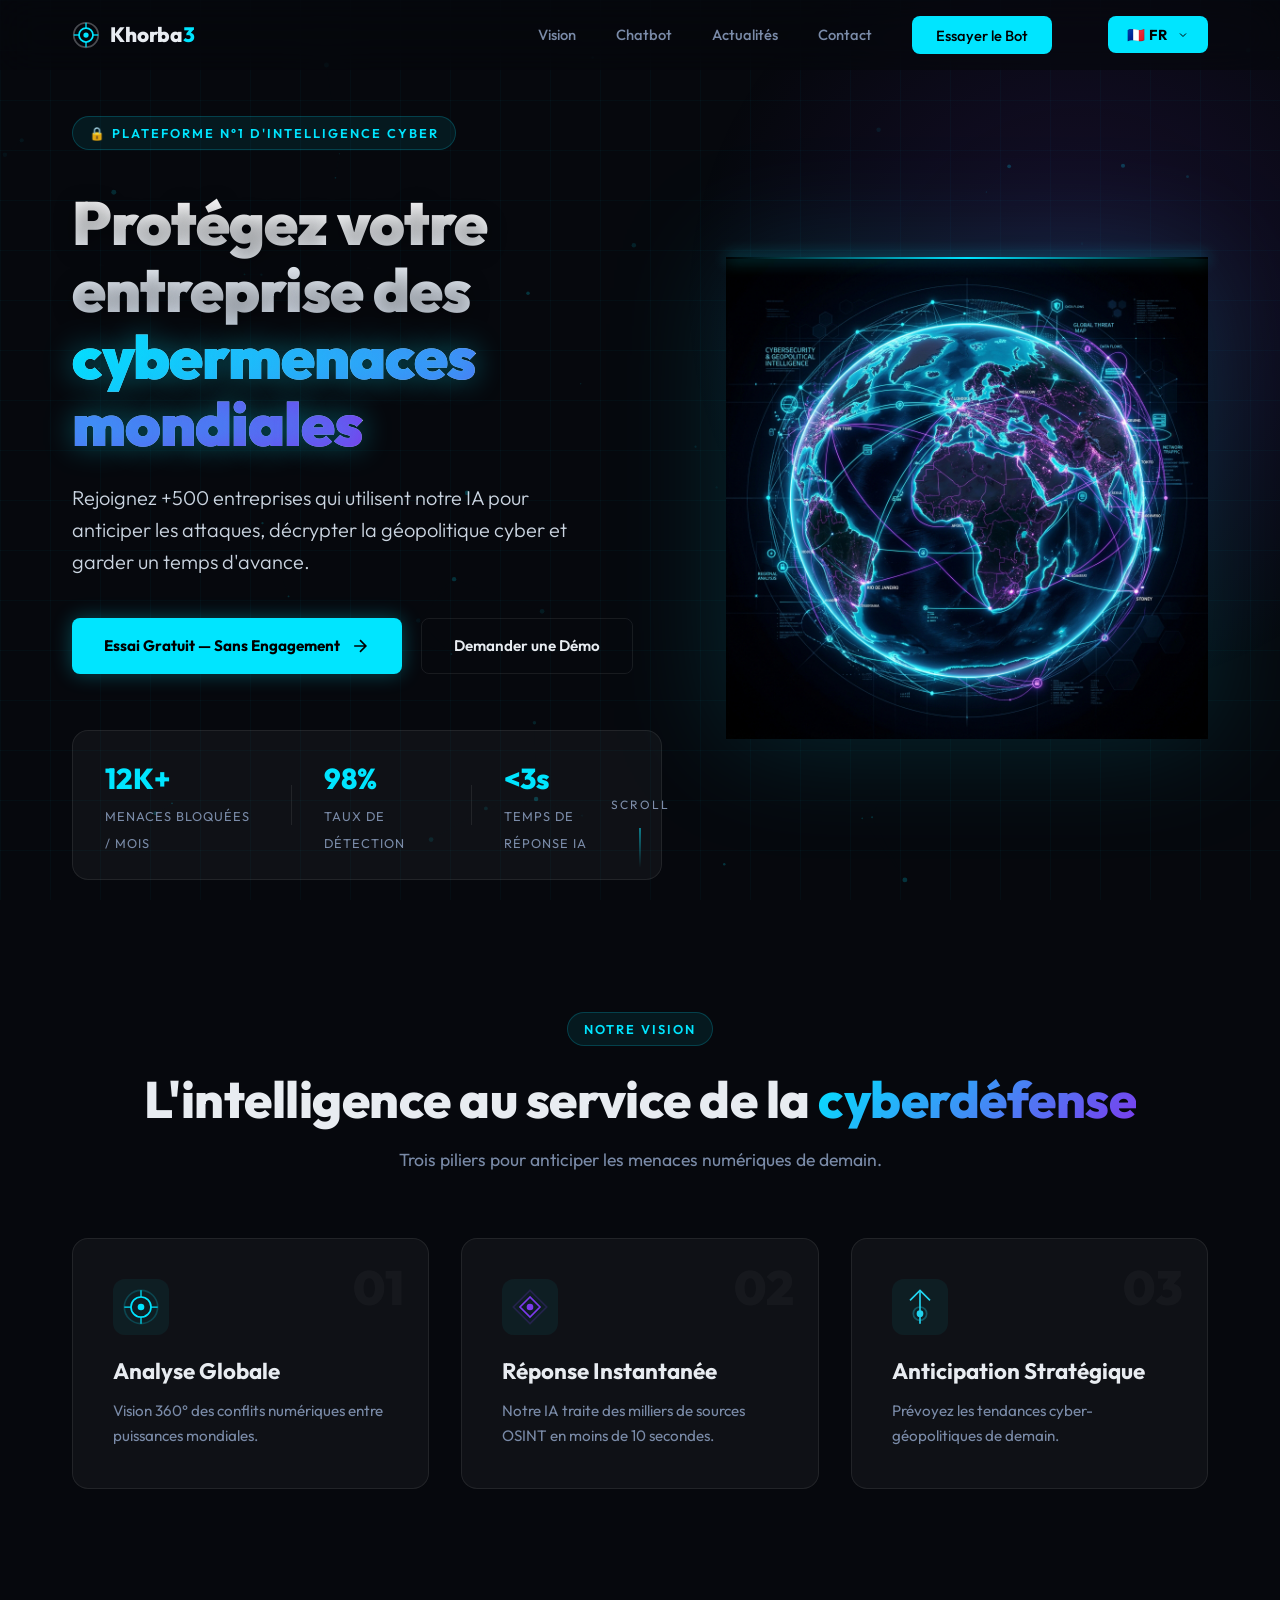
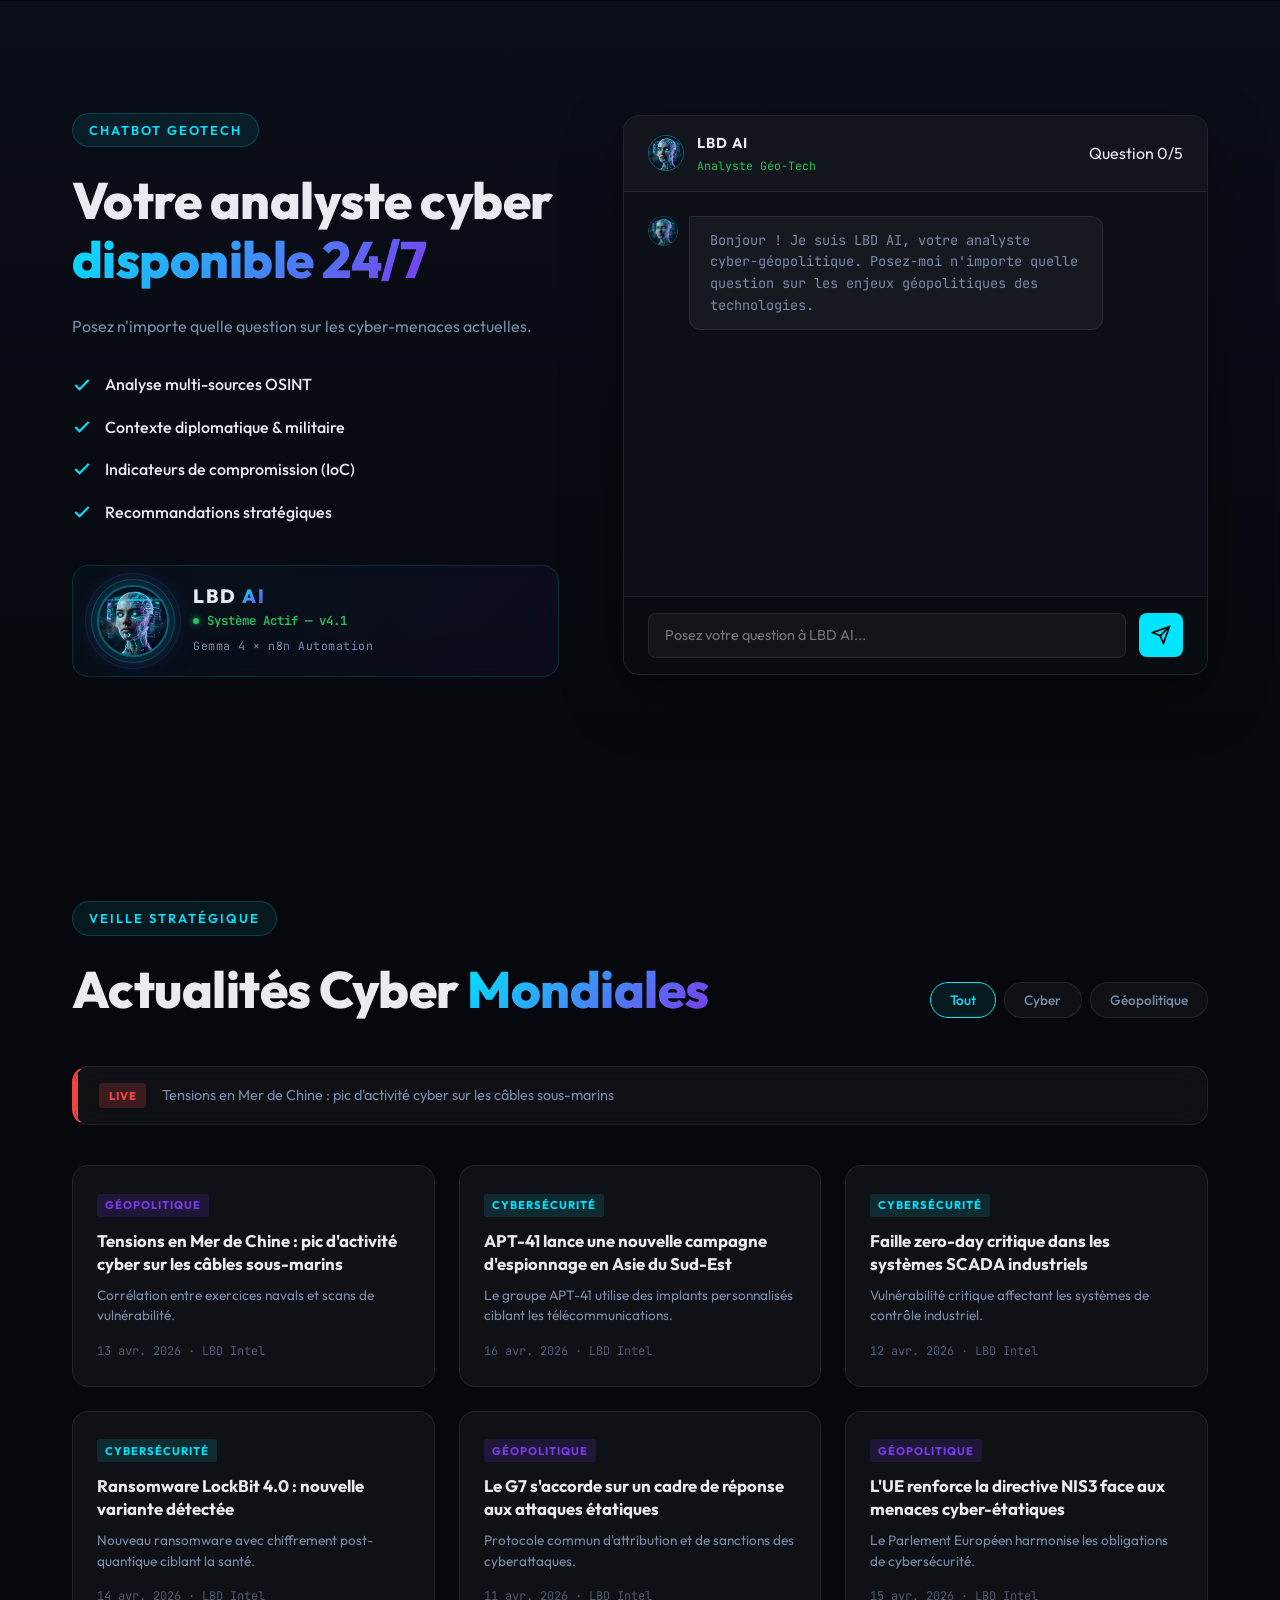
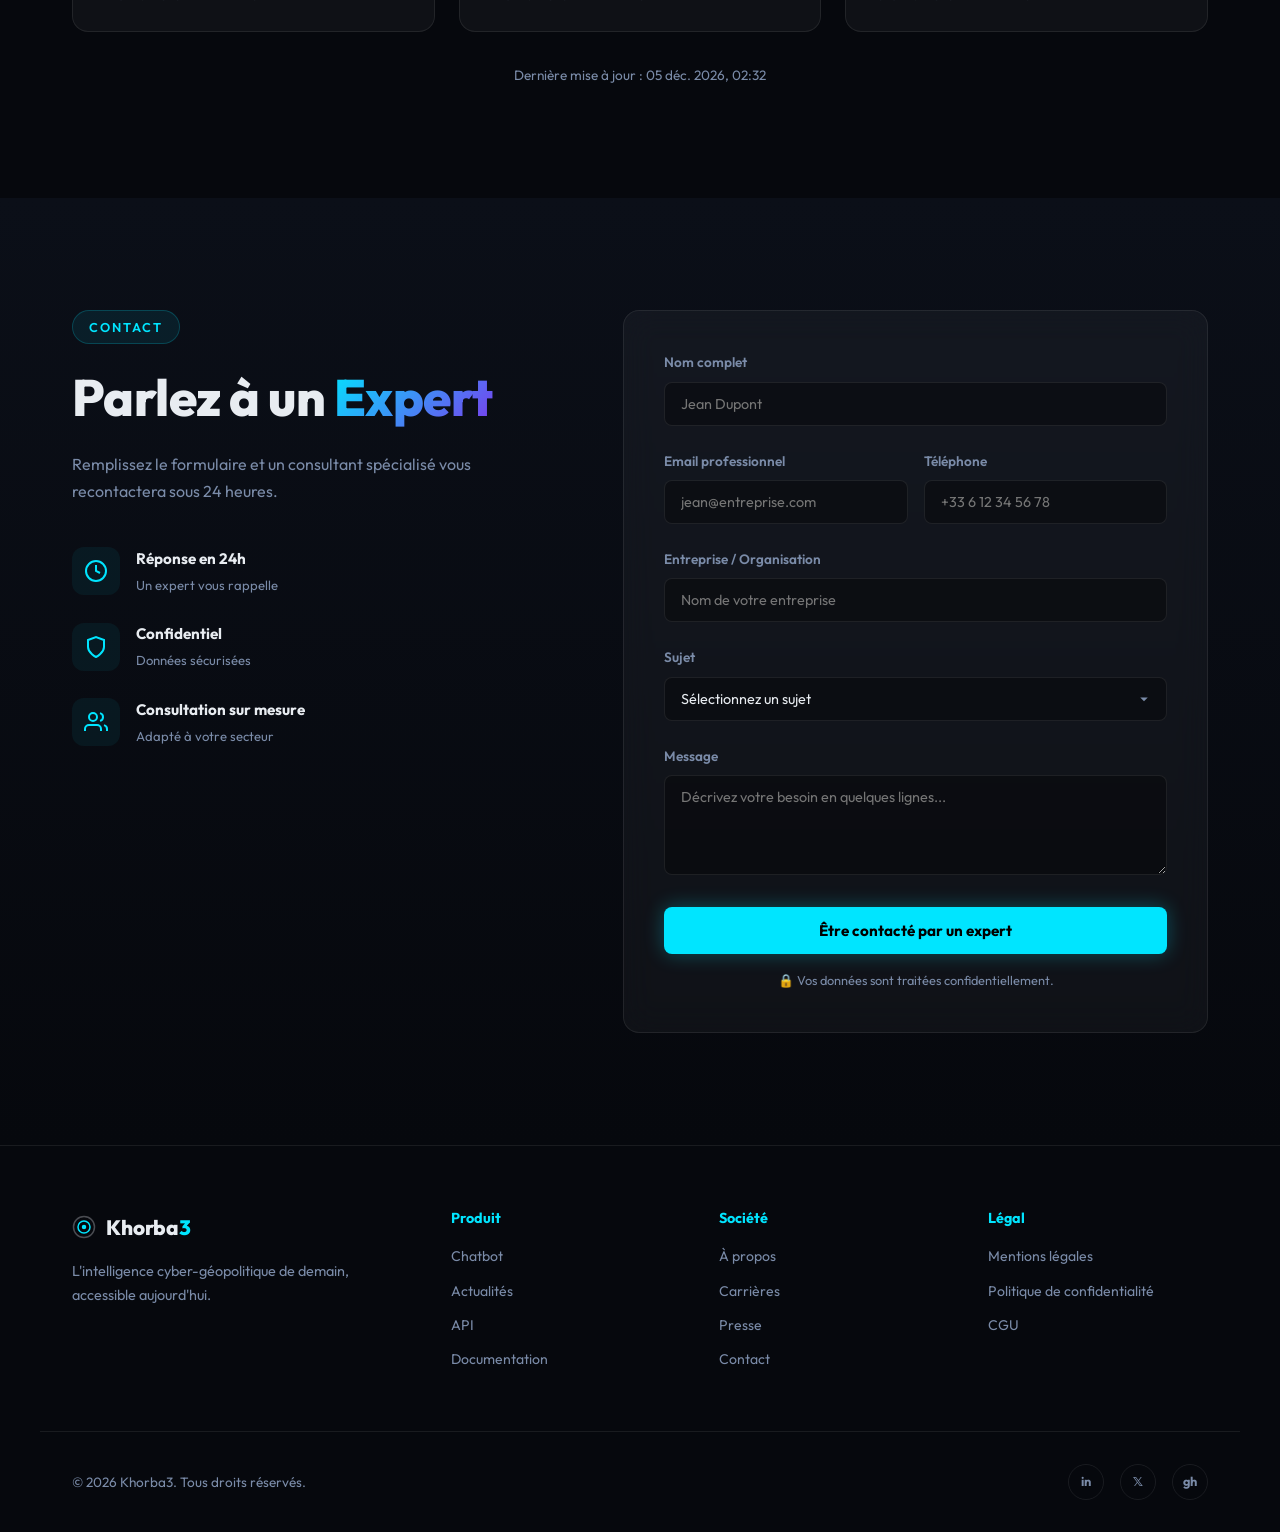
<file: index.html>
<!DOCTYPE html>
<html lang="fr">
<head>
    <meta charset="UTF-8">
    <meta name="viewport" content="width=device-width, initial-scale=1.0">
    <title data-i18n="doc_title">Khorba3 | Intelligence Géopolitique & Cybersécurité</title>
    <meta name="description" content="LBD AI décrypte les enjeux géopolitiques de la cybersécurité mondiale. Chatbot IA, actualités en temps réel, et consulting stratégique." data-i18n-attr="content:doc_desc">
    <link rel="stylesheet" href="style.css">
    <link rel="preconnect" href="https://fonts.googleapis.com">
    <link rel="preconnect" href="https://fonts.gstatic.com" crossorigin>
    <link href="https://fonts.googleapis.com/css2?family=Outfit:wght@300;400;500;600;700;800;900&family=JetBrains+Mono:wght@400;500;700&display=swap" rel="stylesheet">
</head>
<body>

    <canvas id="particle-canvas"></canvas>

    <header id="main-header">
        <nav class="container">
            <a href="#" class="logo">
                <svg class="logo-icon" viewBox="0 0 32 32" width="28" height="28">
                    <circle cx="16" cy="16" r="14" stroke="currentColor" stroke-width="2" fill="none" opacity="0.3"/>
                    <circle cx="16" cy="16" r="8" stroke="var(--primary)" stroke-width="2" fill="none"/>
                    <circle cx="16" cy="16" r="3" fill="var(--primary)"/>
                    <line x1="16" y1="2" x2="16" y2="8" stroke="var(--primary)" stroke-width="1.5"/>
                    <line x1="16" y1="24" x2="16" y2="30" stroke="var(--primary)" stroke-width="1.5"/>
                    <line x1="2" y1="16" x2="8" y2="16" stroke="var(--primary)" stroke-width="1.5"/>
                    <line x1="24" y1="16" x2="30" y2="16" stroke="var(--primary)" stroke-width="1.5"/>
                </svg>
                <span class="logo-text">Khorba<span class="accent">3</span></span>
            </a>
            <ul class="nav-links" id="nav-links">
                <li><a href="#vision" data-i18n="nav_vision">Vision</a></li>
                <li><a href="#chatbot" data-i18n="nav_chatbot">Chatbot</a></li>
                <li><a href="#actualites" data-i18n="nav_actualites">Actualités</a></li>
                <li><a href="#contact" data-i18n="nav_contact">Contact</a></li>
                <li><a href="#chatbot" class="btn-nav" data-i18n="nav_try_bot">Essayer le Bot</a></li>
                <li class="lang-switcher">
                    <button class="lang-btn" id="lang-btn">
                        <span class="lang-text" id="current-lang-text">🇫🇷 FR</span>
                        <svg width="12" height="12" viewBox="0 0 24 24" fill="none" stroke="currentColor" stroke-width="2"><path d="M6 9l6 6 6-6"/></svg>
                    </button>
                    <div class="lang-dropdown" id="lang-dropdown">
                        <button class="lang-opt" data-lang="fr"><span>🇫🇷</span> Français</button>
                        <button class="lang-opt" data-lang="en"><span>🇬🇧</span> English</button>
                        <button class="lang-opt" data-lang="es"><span>🇪🇸</span> Español</button>
                        <button class="lang-opt" data-lang="ru"><span>🇷🇺</span> Русский</button>
                    </div>
                </li>
            </ul>
            <button class="hamburger" id="hamburger" aria-label="Menu">
                <span></span><span></span><span></span>
            </button>
        </nav>
    </header>

    <main>
        <!-- Hero -->
        <section id="hero">
            <div class="hero-bg-glow"></div>
            <div class="container hero-grid">
                <div class="hero-content">
                    <div class="badge reveal" data-i18n="hero_badge">🔒 Plateforme N°1 d'Intelligence Cyber</div>
                    <h1 class="reveal reveal-delay-1" data-i18n="hero_title">
                        Protégez votre entreprise des <span class="gradient-text">cybermenaces mondiales</span>
                    </h1>
                    <p class="subtitle reveal reveal-delay-2" data-i18n="hero_subtitle">
                        Rejoignez +500 entreprises qui utilisent notre IA pour anticiper les attaques, décrypter la géopolitique cyber et garder un temps d'avance.
                    </p>
                    <div class="hero-cta reveal reveal-delay-3">
                        <a href="#chatbot" class="btn-glow">
                            <span data-i18n="hero_btn_start">Essai Gratuit — Sans Engagement</span>
                            <svg width="20" height="20" viewBox="0 0 24 24" fill="none" stroke="currentColor" stroke-width="2"><path d="M5 12h14M12 5l7 7-7 7"/></svg>
                        </a>
                        <a href="#contact" class="btn-outline" data-i18n="hero_btn_expert">Demander une Démo</a>
                    </div>
                    <div class="hero-stats reveal reveal-delay-3">
                        <div class="stat">
                            <strong>12K+</strong>
                            <span data-i18n="hero_stat_threats">Menaces bloquées / mois</span>
                        </div>
                        <div class="stat-divider"></div>
                        <div class="stat">
                            <strong>98%</strong>
                            <span data-i18n="hero_stat_countries">Taux de détection</span>
                        </div>
                        <div class="stat-divider"></div>
                        <div class="stat">
                            <strong>&lt;3s</strong>
                            <span data-i18n="hero_stat_monitoring">Temps de réponse IA</span>
                        </div>
                    </div>
                </div>
                <div class="hero-visual reveal reveal-delay-2">
                    <div class="globe-container">
                        <img src="tech_globe.png" alt="Globe Cyber Géopolitique" class="hero-img">
                        <div class="pulse-ring"></div>
                        <div class="pulse-ring delay-1"></div>
                        <div class="pulse-ring delay-2"></div>
                    </div>
                </div>
            </div>
            <div class="scroll-indicator">
                <span>Scroll</span>
                <div class="scroll-line"></div>
            </div>
        </section>

        <!-- Vision -->
        <section id="vision" class="section">
            <div class="container">
                <div class="section-header-center reveal">
                    <div class="badge" data-i18n="vision_badge">Notre Vision</div>
                    <h2 data-i18n="vision_title">L'intelligence au service de la <span class="gradient-text">cyberdéfense</span></h2>
                    <p class="section-subtitle" data-i18n="vision_subtitle">Trois piliers pour anticiper les menaces numériques de demain.</p>
                </div>
                <div class="features-grid">
                    <div class="feature-card reveal">
                        <div class="feature-icon">
                            <svg viewBox="0 0 48 48" width="40" height="40"><circle cx="24" cy="24" r="20" stroke="var(--primary)" stroke-width="2" fill="none" opacity="0.2"/><circle cx="24" cy="24" r="12" stroke="var(--primary)" stroke-width="2" fill="none"/><circle cx="24" cy="24" r="4" fill="var(--primary)"/><path d="M24 4v8M24 36v8M4 24h8M36 24h8" stroke="var(--primary)" stroke-width="1.5"/></svg>
                        </div>
                        <h3 data-i18n="feat1_title">Analyse Globale</h3>
                        <p data-i18n="feat1_desc">Vision 360° des conflits numériques entre puissances mondiales. Cartographie des groupes APT et de leurs affiliations étatiques.</p>
                        <div class="feature-number">01</div>
                    </div>
                    <div class="feature-card reveal reveal-delay-1">
                        <div class="feature-icon">
                            <svg viewBox="0 0 48 48" width="40" height="40"><path d="M24 4L4 24l20 20 20-20L24 4z" stroke="var(--accent)" stroke-width="2" fill="none" opacity="0.2"/><path d="M24 12l-12 12 12 12 12-12-12-12z" stroke="var(--accent)" stroke-width="2" fill="none"/><circle cx="24" cy="24" r="4" fill="var(--accent)"/></svg>
                        </div>
                        <h3 data-i18n="feat2_title">Réponse Instantanée</h3>
                        <p data-i18n="feat2_desc">Notre IA traite des milliers de sources OSINT pour fournir des analyses contextuelles en moins de 10 secondes.</p>
                        <div class="feature-number">02</div>
                    </div>
                    <div class="feature-card reveal reveal-delay-2">
                        <div class="feature-icon">
                            <svg viewBox="0 0 48 48" width="40" height="40"><path d="M24 4v40" stroke="var(--green)" stroke-width="2"/><path d="M12 16l12-12 12 12" stroke="var(--green)" stroke-width="2" fill="none"/><circle cx="24" cy="32" r="8" stroke="var(--green)" stroke-width="2" fill="none" opacity="0.3"/><circle cx="24" cy="32" r="4" fill="var(--green)"/></svg>
                        </div>
                        <h3 data-i18n="feat3_title">Anticipation Stratégique</h3>
                        <p data-i18n="feat3_desc">Prévoyez les tendances cyber-géopolitiques de demain grâce à notre moteur de prédiction alimenté par l'IA.</p>
                        <div class="feature-number">03</div>
                    </div>
                </div>
            </div>
        </section>

        <!-- Chatbot Section -->
        <section id="chatbot" class="section section-accent">
            <div class="container">
                <div class="chat-layout">
                    <div class="chat-info reveal">
                        <div class="badge" data-i18n="chat_badge">Chatbot GeoTech</div>
                        <h2 data-i18n="chat_title">Votre analyste cyber <span class="gradient-text">disponible 24/7</span></h2>
                        <p data-i18n="chat_p">Posez n'importe quelle question sur les cyber-menaces actuelles et recevez une analyse contextuelle profonde.</p>
                        <ul class="check-list">
                            <li>
                                <svg width="20" height="20" viewBox="0 0 24 24" fill="none" stroke="var(--primary)" stroke-width="2.5"><path d="M20 6L9 17l-5-5"/></svg>
                                <span data-i18n="chat_check1">Analyse multi-sources OSINT</span>
                            </li>
                            <li>
                                <svg width="20" height="20" viewBox="0 0 24 24" fill="none" stroke="var(--primary)" stroke-width="2.5"><path d="M20 6L9 17l-5-5"/></svg>
                                <span data-i18n="chat_check2">Contexte diplomatique &amp; militaire</span>
                            </li>
                            <li>
                                <svg width="20" height="20" viewBox="0 0 24 24" fill="none" stroke="var(--primary)" stroke-width="2.5"><path d="M20 6L9 17l-5-5"/></svg>
                                <span data-i18n="chat_check3">Indicateurs de compromission (IoC)</span>
                            </li>
                            <li>
                                <svg width="20" height="20" viewBox="0 0 24 24" fill="none" stroke="var(--primary)" stroke-width="2.5"><path d="M20 6L9 17l-5-5"/></svg>
                                <span data-i18n="chat_check4">Recommandations stratégiques</span>
                            </li>
                        </ul>

                        <!-- LBD AI Identity Card -->
                        <div class="nexus-card reveal reveal-delay-2">
                            <div class="nexus-avatar-wrap">
                                <div class="nexus-avatar-ring"></div>
                                <div class="nexus-avatar-ring delay-1"></div>
                                <img src="ai_avatar.png" alt="LBD AI" class="nexus-avatar-img">
                                <div class="nexus-scan-line"></div>
                            </div>
                            <div class="nexus-id">
                                <span class="nexus-name">LBD <span class="gradient-text">AI</span></span>
                                <span class="nexus-status"><i class="nexus-dot"></i> Système Actif — v4.1</span>
                                <span class="nexus-model">Gemma 4 × n8n Automation</span>
                            </div>
                        </div>
                    </div>

                    <!-- Custom Chat Widget -->
                    <div class="chat-widget reveal reveal-delay-1" id="chat-widget">
                        <div class="chat-header">
                            <div class="chat-header-left">
                                <img src="ai_avatar.png" alt="LBD AI" class="chat-avatar">
                                <div>
                                    <span class="chat-bot-name">LBD AI</span>
                                    <span class="chat-bot-status" id="bot-status-text">Analyste Géo-Tech</span>
                                </div>
                            </div>
                            <div class="chat-limit-counter" id="chat-limit">Question 0/5</div>
                        </div>
                        <div class="chat-messages" id="chat-messages">
                            <div class="chat-msg bot">
                                <img src="ai_avatar.png" alt="AI" class="msg-avatar">
                                <div class="msg-bubble">Bonjour ! Je suis LBD AI, votre analyste cyber-géopolitique. Posez-moi n'importe quelle question sur les enjeux géopolitiques des technologies.</div>
                            </div>
                        </div>
                        <form class="chat-input-area" id="chat-form">
                            <input type="text" id="chat-input" placeholder="Posez votre question à LBD AI..." autocomplete="off" data-i18n-attr="placeholder:bot_placeholder">
                            <button type="submit" id="chat-submit">
                                <svg width="20" height="20" viewBox="0 0 24 24" fill="none" stroke="currentColor" stroke-width="2"><path d="M22 2L11 13M22 2l-7 20-4-9-9-4 20-7z"/></svg>
                            </button>
                        </form>
                    </div>
                </div>
            </div>
        </section>

        <!-- News -->
        <section id="actualites" class="section">
            <div class="container">
                <div class="section-header-row reveal">
                    <div>
                        <div class="badge" data-i18n="news_badge">Veille Stratégique</div>
                        <h2 data-i18n="news_title">Actualités Cyber <span class="gradient-text">Mondiales</span></h2>
                    </div>
                    <div class="news-controls">
                        <button class="filter-btn active" data-filter="all" data-i18n="filter_all">Tout</button>
                        <button class="filter-btn" data-filter="cyber" data-i18n="filter_cyber">Cyber</button>
                        <button class="filter-btn" data-filter="geopolitique" data-i18n="filter_geo">Géopolitique</button>
                    </div>
                </div>
                <div class="alert-banner glass reveal">
                    <div class="alert-pulse"></div>
                    <span class="alert-tag">LIVE</span>
                    <p id="live-ticker" data-i18n="alert_ticker_loading">Chargement des alertes en temps réel...</p>
                </div>
                <div class="news-grid" id="news-grid">
                    <div class="news-skeleton glass"></div>
                    <div class="news-skeleton glass"></div>
                    <div class="news-skeleton glass"></div>
                    <div class="news-skeleton glass"></div>
                    <div class="news-skeleton glass"></div>
                    <div class="news-skeleton glass"></div>
                </div>
                <div class="news-footer reveal">
                    <p class="news-update-time"><span data-i18n="news_last_update">Dernière mise à jour</span> : <span id="last-update">--</span></p>
                </div>
            </div>
        </section>

        <!-- Contact -->
        <section id="contact" class="section section-accent">
            <div class="container">
                <div class="contact-layout">
                    <div class="contact-info reveal">
                        <div class="badge" data-i18n="contact_badge">Contact</div>
                        <h2 data-i18n="contact_title">Parlez à un <span class="gradient-text">Expert</span></h2>
                        <p data-i18n="contact_p">Remplissez le formulaire et un consultant spécialisé en cybersécurité &amp; géopolitique vous recontactera sous <strong>24 heures</strong>.</p>
                        <div class="contact-highlights">
                            <div class="highlight-item">
                                <div class="highlight-icon">
                                    <svg width="24" height="24" viewBox="0 0 24 24" fill="none" stroke="var(--primary)" stroke-width="2"><circle cx="12" cy="12" r="10"/><path d="M12 6v6l4 2"/></svg>
                                </div>
                                <div>
                                    <strong data-i18n="hlight1_title">Réponse en 24h</strong>
                                    <span data-i18n="hlight1_desc">Un expert vous rappelle</span>
                                </div>
                            </div>
                            <div class="highlight-item">
                                <div class="highlight-icon">
                                    <svg width="24" height="24" viewBox="0 0 24 24" fill="none" stroke="var(--primary)" stroke-width="2"><path d="M12 22s8-4 8-10V5l-8-3-8 3v7c0 6 8 10 8 10z"/></svg>
                                </div>
                                <div>
                                    <strong data-i18n="hlight2_title">Confidentiel</strong>
                                    <span data-i18n="hlight2_desc">Données sécurisées</span>
                                </div>
                            </div>
                            <div class="highlight-item">
                                <div class="highlight-icon">
                                    <svg width="24" height="24" viewBox="0 0 24 24" fill="none" stroke="var(--primary)" stroke-width="2"><path d="M17 21v-2a4 4 0 0 0-4-4H5a4 4 0 0 0-4 4v2"/><circle cx="9" cy="7" r="4"/><path d="M23 21v-2a4 4 0 0 0-3-3.87M16 3.13a4 4 0 0 1 0 7.75"/></svg>
                                </div>
                                <div>
                                    <strong data-i18n="hlight3_title">Consultation sur mesure</strong>
                                    <span data-i18n="hlight3_desc">Adapté à votre secteur</span>
                                </div>
                            </div>
                        </div>
                    </div>
                    <div class="contact-form-wrapper reveal reveal-delay-1">
                        <form id="contact-form" class="glass">
                            <div class="form-group">
                                <label for="name" data-i18n="form_name">Nom complet</label>
                                <input type="text" id="name" name="name" required placeholder="Jean Dupont">
                            </div>
                            <div class="form-row">
                                <div class="form-group">
                                    <label for="email" data-i18n="form_email">Email professionnel</label>
                                    <input type="email" id="email" name="email" required placeholder="jean@entreprise.com">
                                </div>
                                <div class="form-group">
                                    <label for="phone" data-i18n="form_phone">Téléphone</label>
                                    <input type="tel" id="phone" name="phone" placeholder="+33 6 12 34 56 78">
                                </div>
                            </div>
                            <div class="form-group">
                                <label for="company" data-i18n="form_company">Entreprise / Organisation</label>
                                <input type="text" id="company" name="company" placeholder="Nom de votre entreprise">
                            </div>
                            <div class="form-group">
                                <label for="subject" data-i18n="form_subject">Sujet</label>
                                <select id="subject" name="subject">
                                    <option value="" data-i18n="form_subject_opt">Sélectionnez un sujet</option>
                                    <option value="audit">Audit Cybersécurité</option>
                                    <option value="veille">Veille Géopolitique</option>
                                    <option value="chatbot">Intégration Chatbot IA</option>
                                    <option value="formation">Formation &amp; Sensibilisation</option>
                                    <option value="autre">Autre</option>
                                </select>
                            </div>
                            <div class="form-group">
                                <label for="message" data-i18n="form_msg">Message</label>
                                <textarea id="message" name="message" rows="4" required placeholder="Décrivez votre besoin en quelques lignes..."></textarea>
                            </div>
                            <button type="submit" class="btn-glow btn-full" id="submit-btn" data-i18n="form_btn">
                                <span>Être contacté par un expert du domaine souhaité</span>
                                <svg width="20" height="20" viewBox="0 0 24 24" fill="none" stroke="currentColor" stroke-width="2"><path d="M22 2L11 13M22 2l-7 20-4-9-9-4 20-7z"/></svg>
                            </button>
                            <p class="form-note" data-i18n="form_note">🔒 Vos données sont traitées confidentiellement. Réponse garantie sous 24h ouvrées.</p>
                        </form>
                        <div class="form-success glass" id="form-success" style="display:none;">
                            <div class="success-icon">✓</div>
                            <h3>Message envoyé !</h3>
                            <p>Un consultant Khorba3 vous recontactera dans les <strong>24 heures</strong>.</p>
                        </div>
                    </div>
                </div>
            </div>
        </section>
    </main>

    <footer>
        <div class="container footer-grid">
            <div class="footer-brand">
                <a href="#" class="logo">
                    <svg class="logo-icon" viewBox="0 0 32 32" width="24" height="24"><circle cx="16" cy="16" r="14" stroke="currentColor" stroke-width="2" fill="none" opacity="0.3"/><circle cx="16" cy="16" r="8" stroke="var(--primary)" stroke-width="2" fill="none"/><circle cx="16" cy="16" r="3" fill="var(--primary)"/></svg>
                    <span class="logo-text">Khorba<span class="accent">3</span></span>
                </a>
                <p data-i18n="footer_desc">L'intelligence cyber-géopolitique de demain, accessible aujourd'hui.</p>
            </div>
            <div class="footer-col">
                <h4 data-i18n="footer_col1">Produit</h4>
                <a href="#chatbot" data-i18n="nav_chatbot">Chatbot IA</a>
                <a href="#actualites" data-i18n="nav_actualites">News Feed</a>
                <a href="#">API</a>
                <a href="#">Documentation</a>
            </div>
            <div class="footer-col">
                <h4 data-i18n="footer_col2">Société</h4>
                <a href="#" data-i18n="footer_about">À propos</a>
                <a href="#" data-i18n="footer_careers">Carrières</a>
                <a href="#" data-i18n="footer_press">Presse</a>
                <a href="#contact" data-i18n="nav_contact">Contact</a>
            </div>
            <div class="footer-col">
                <h4 data-i18n="footer_col3">Légal</h4>
                <a href="mentions-legales.html" data-i18n="footer_legal">Mentions légales</a>
                <a href="mentions-legales.html#donnees" data-i18n="footer_privacy">Politique de confidentialité</a>
                <a href="cgu.html" data-i18n="footer_terms">CGU</a>
            </div>
        </div>
        <div class="footer-bottom container">
            <p data-i18n="footer_copy">&copy; 2026 Khorba3. Tous droits réservés.</p>
            <div class="footer-socials">
                <a href="#" aria-label="LinkedIn">in</a>
                <a href="#" aria-label="Twitter">𝕏</a>
                <a href="#" aria-label="GitHub">gh</a>
            </div>
        </div>
    </footer>

    <script type="module" src="main.js"></script>
</body>
</html>
</file>
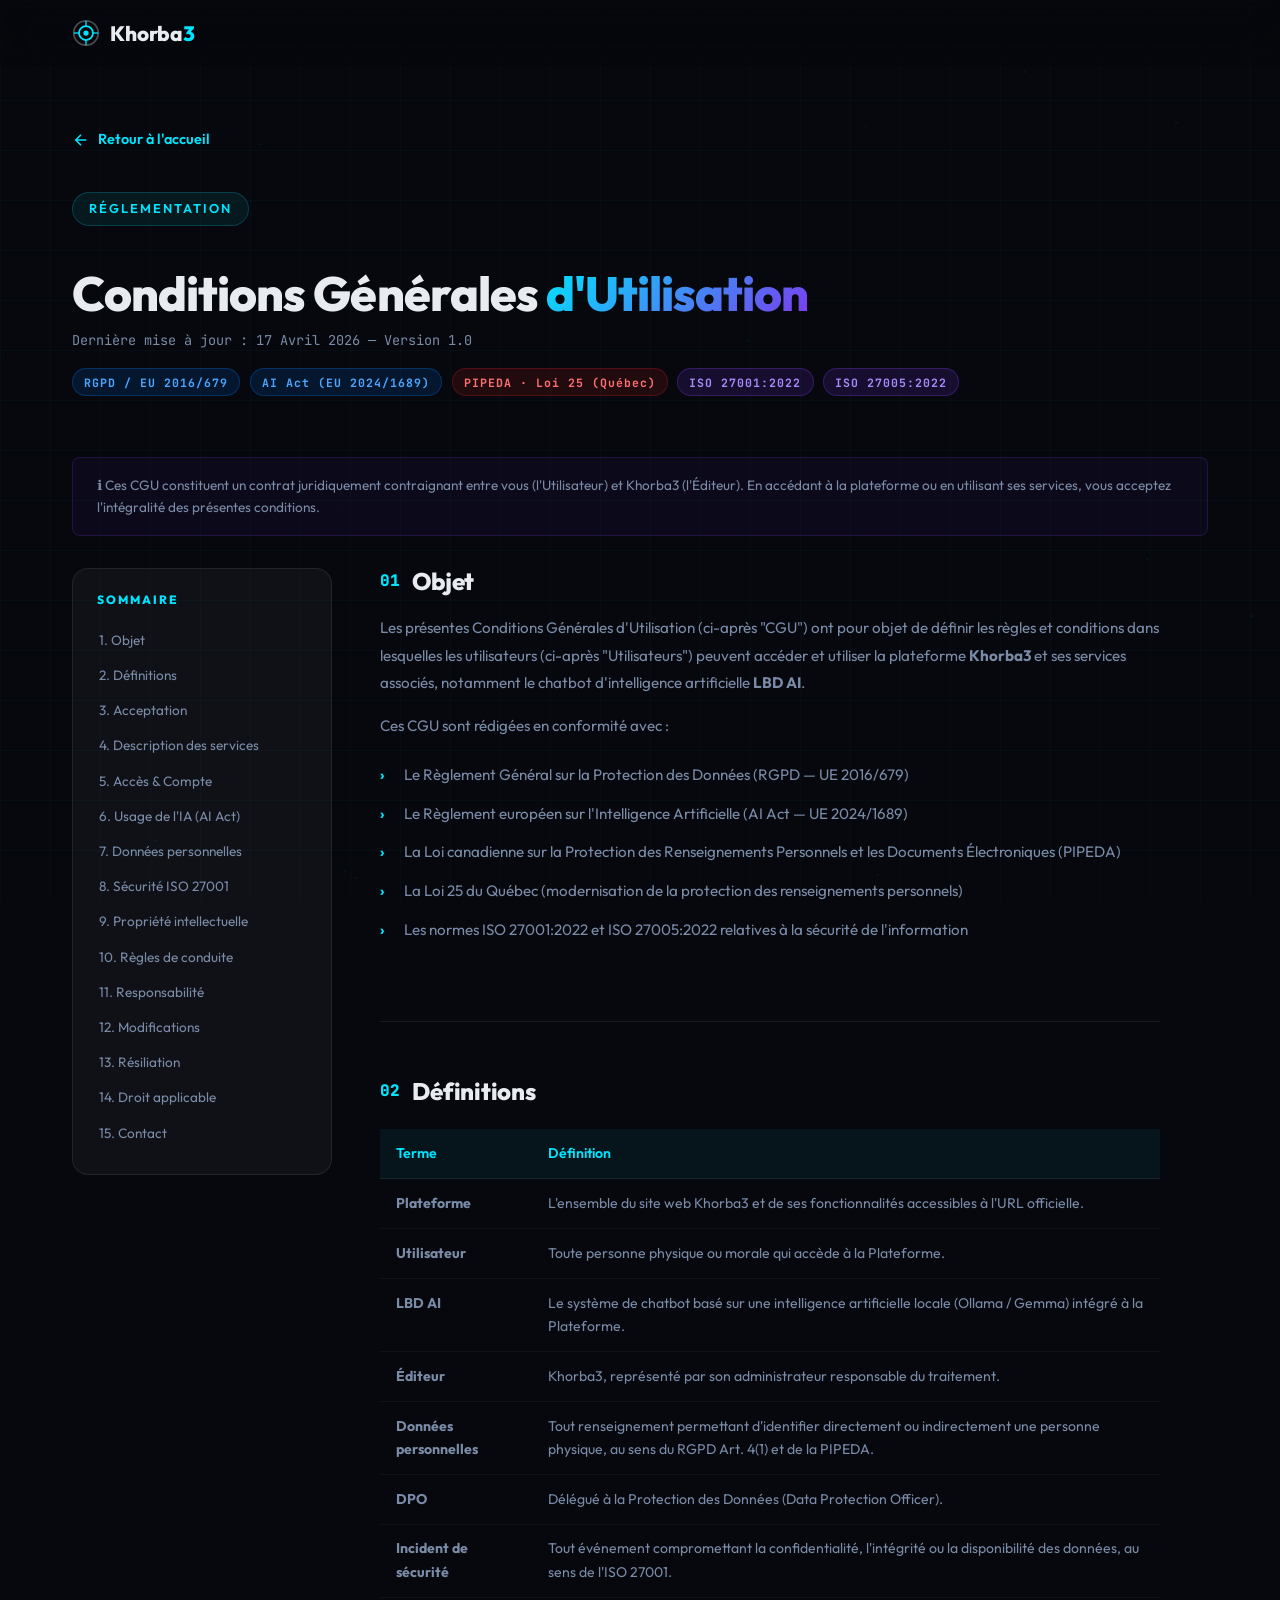
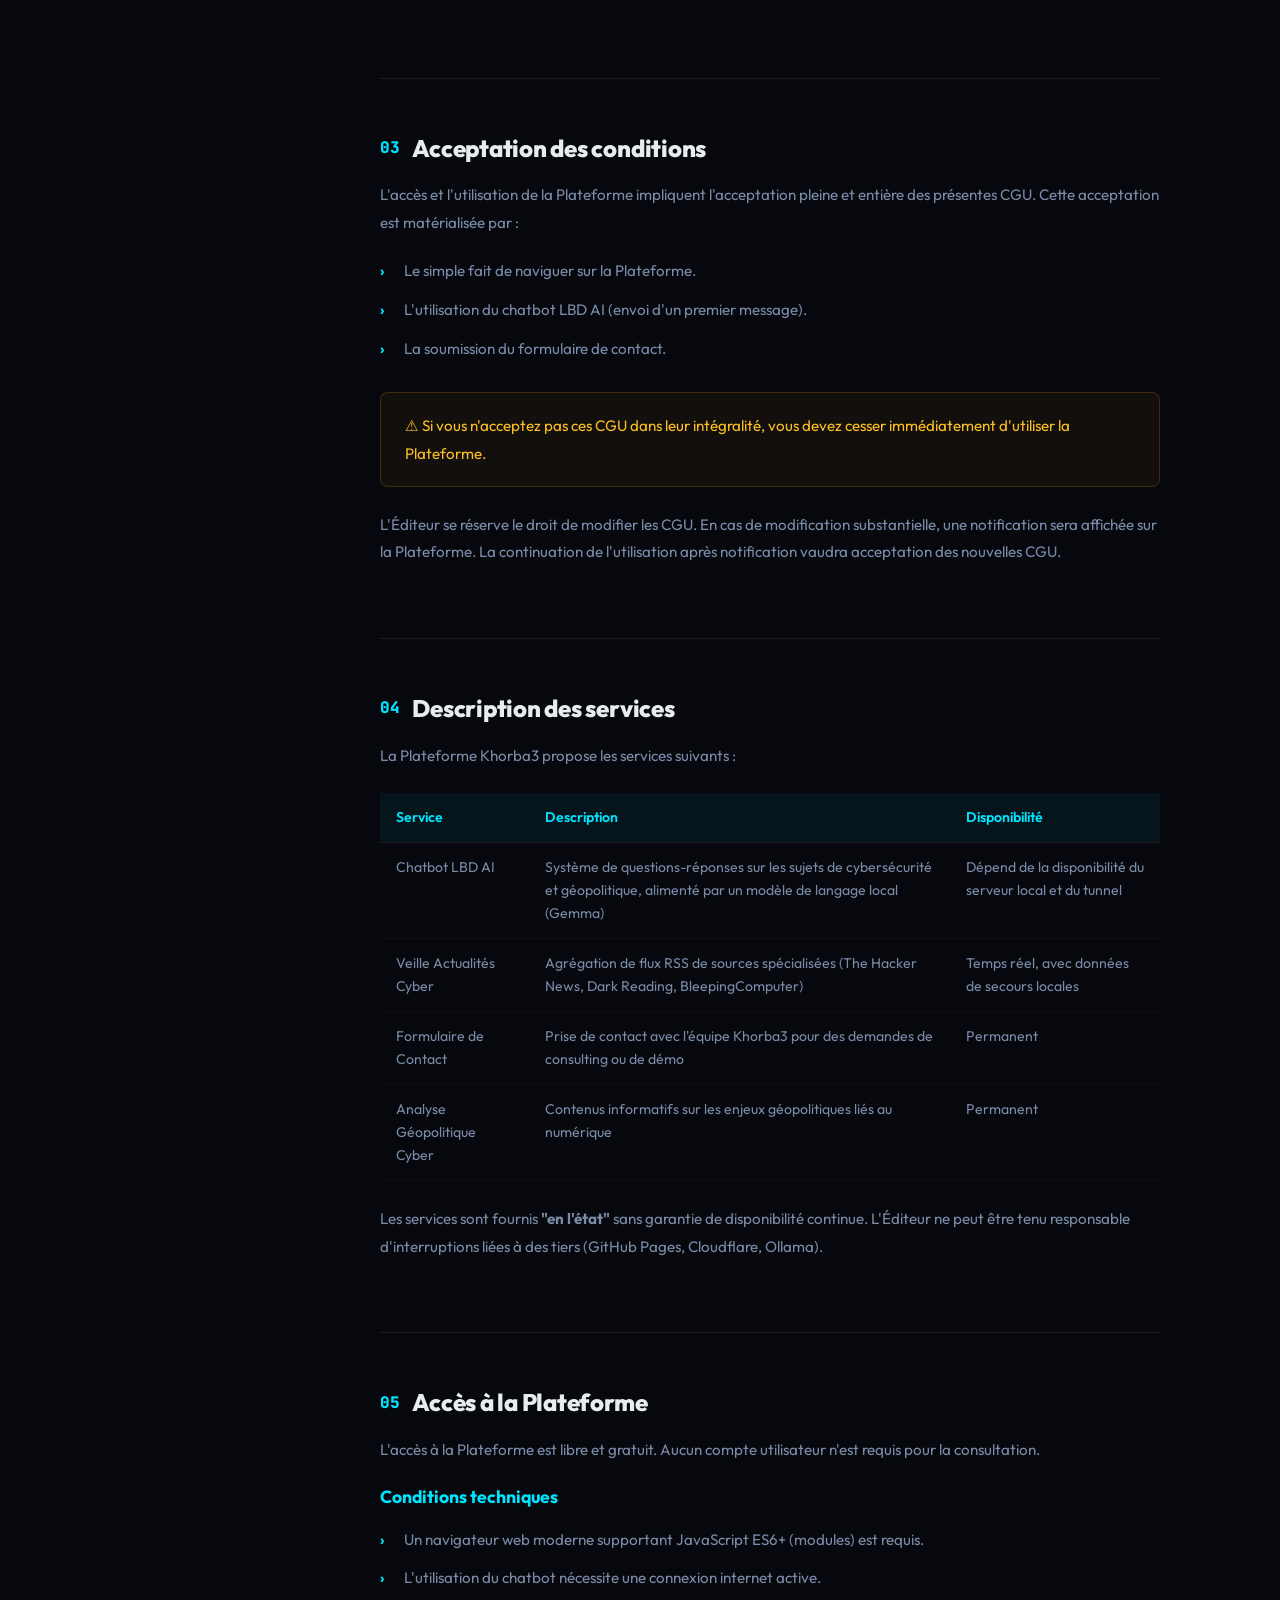
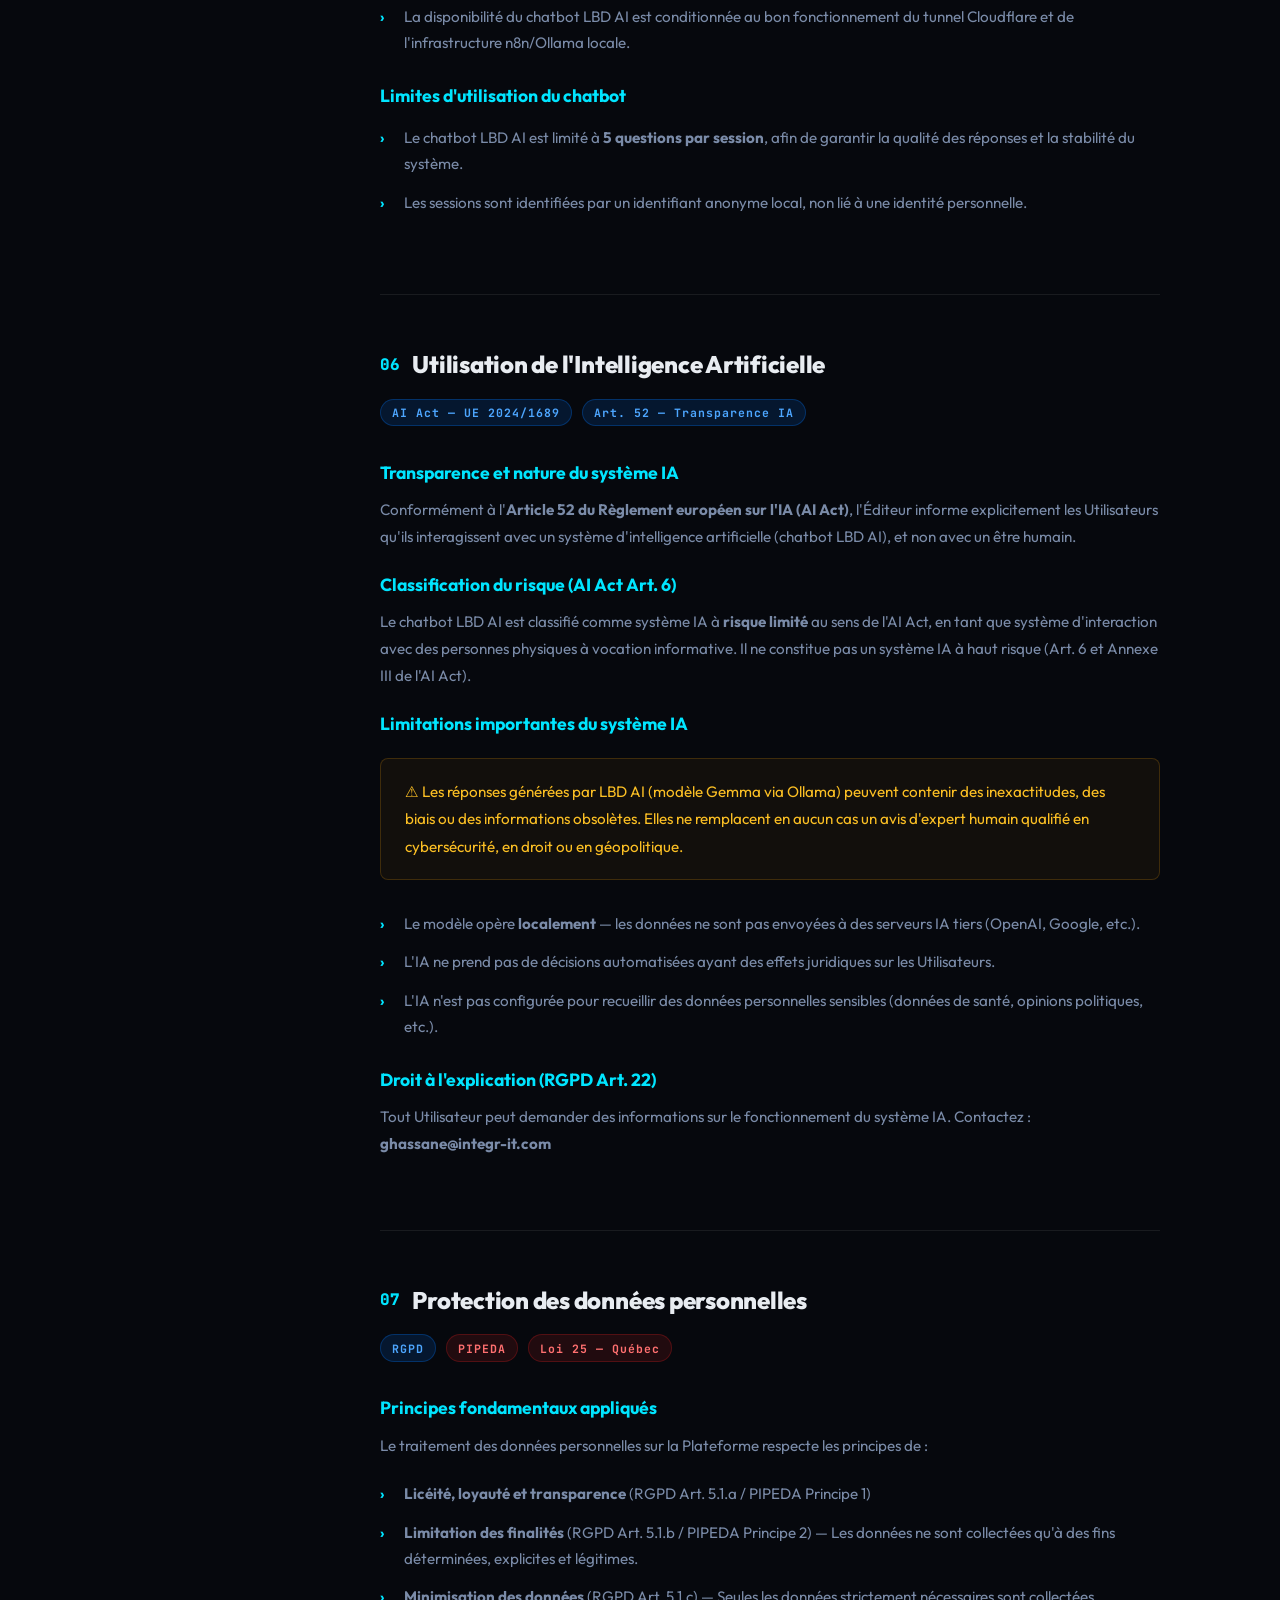
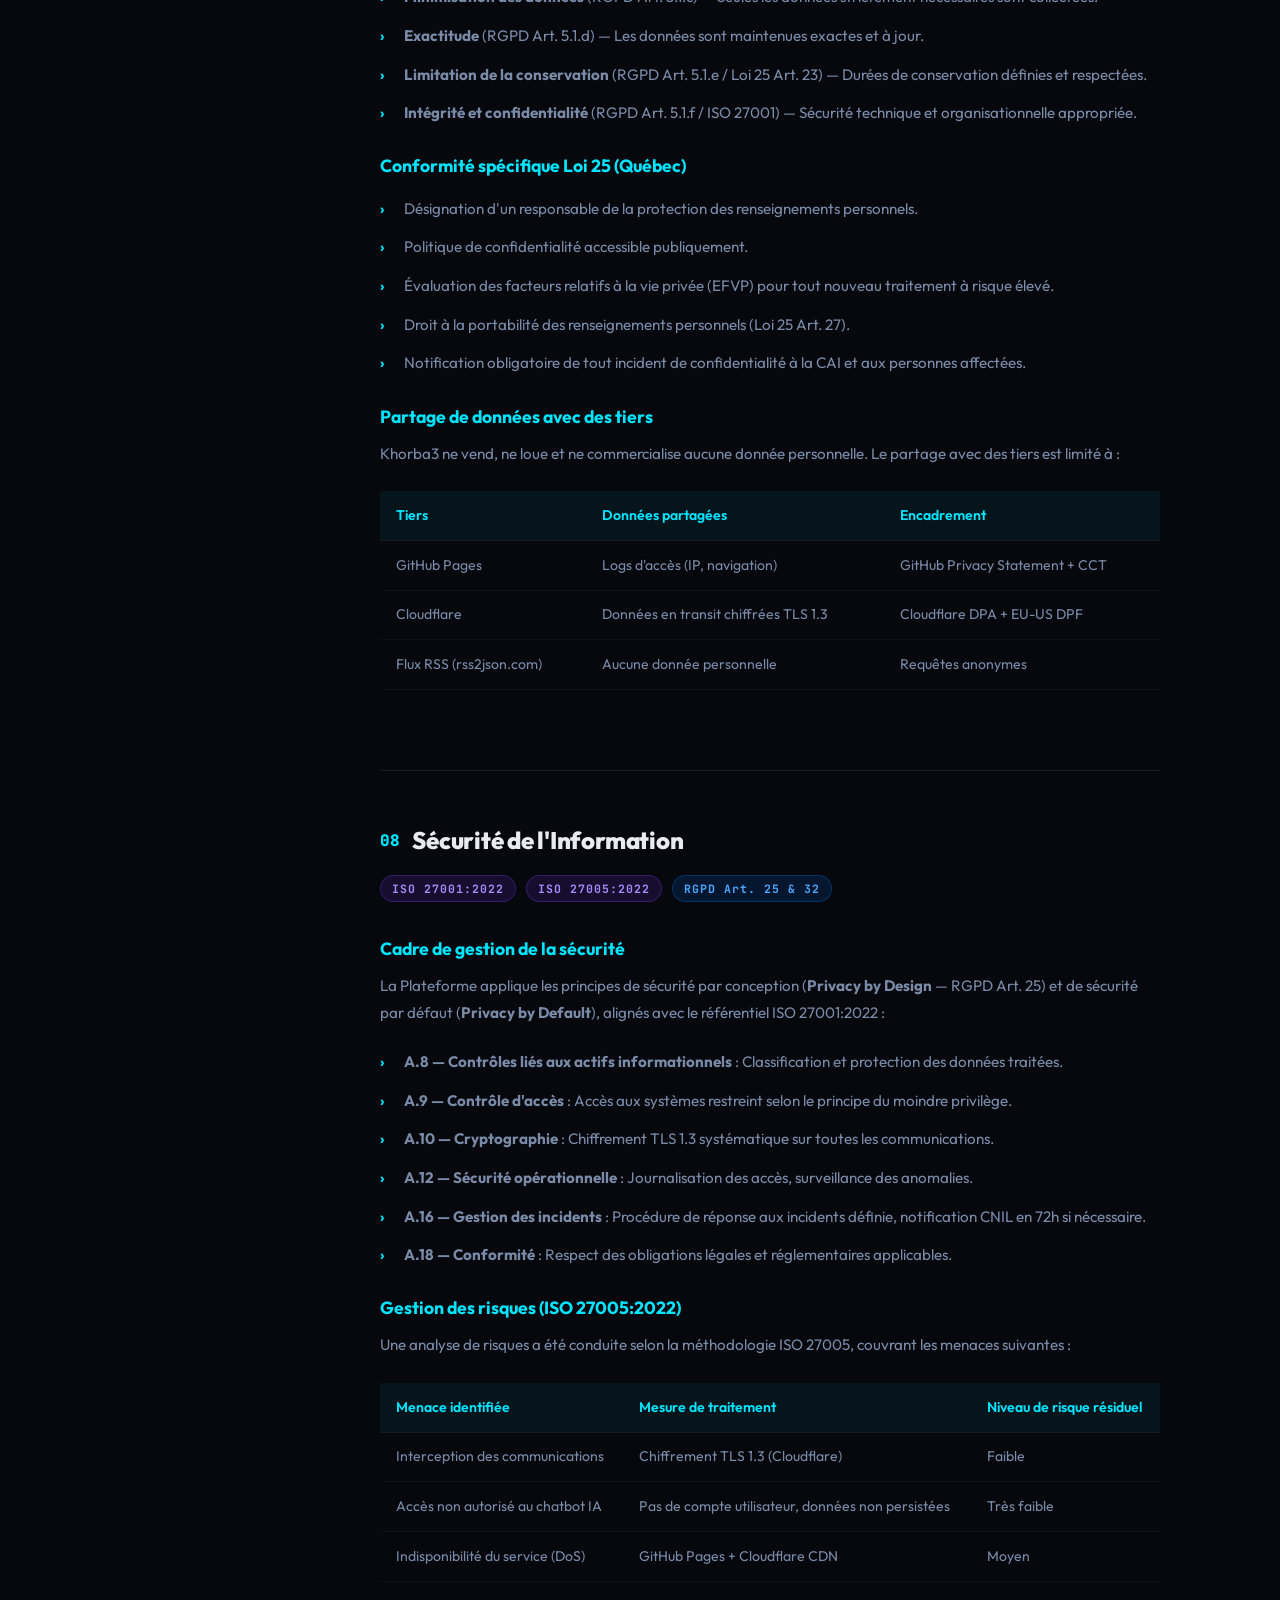
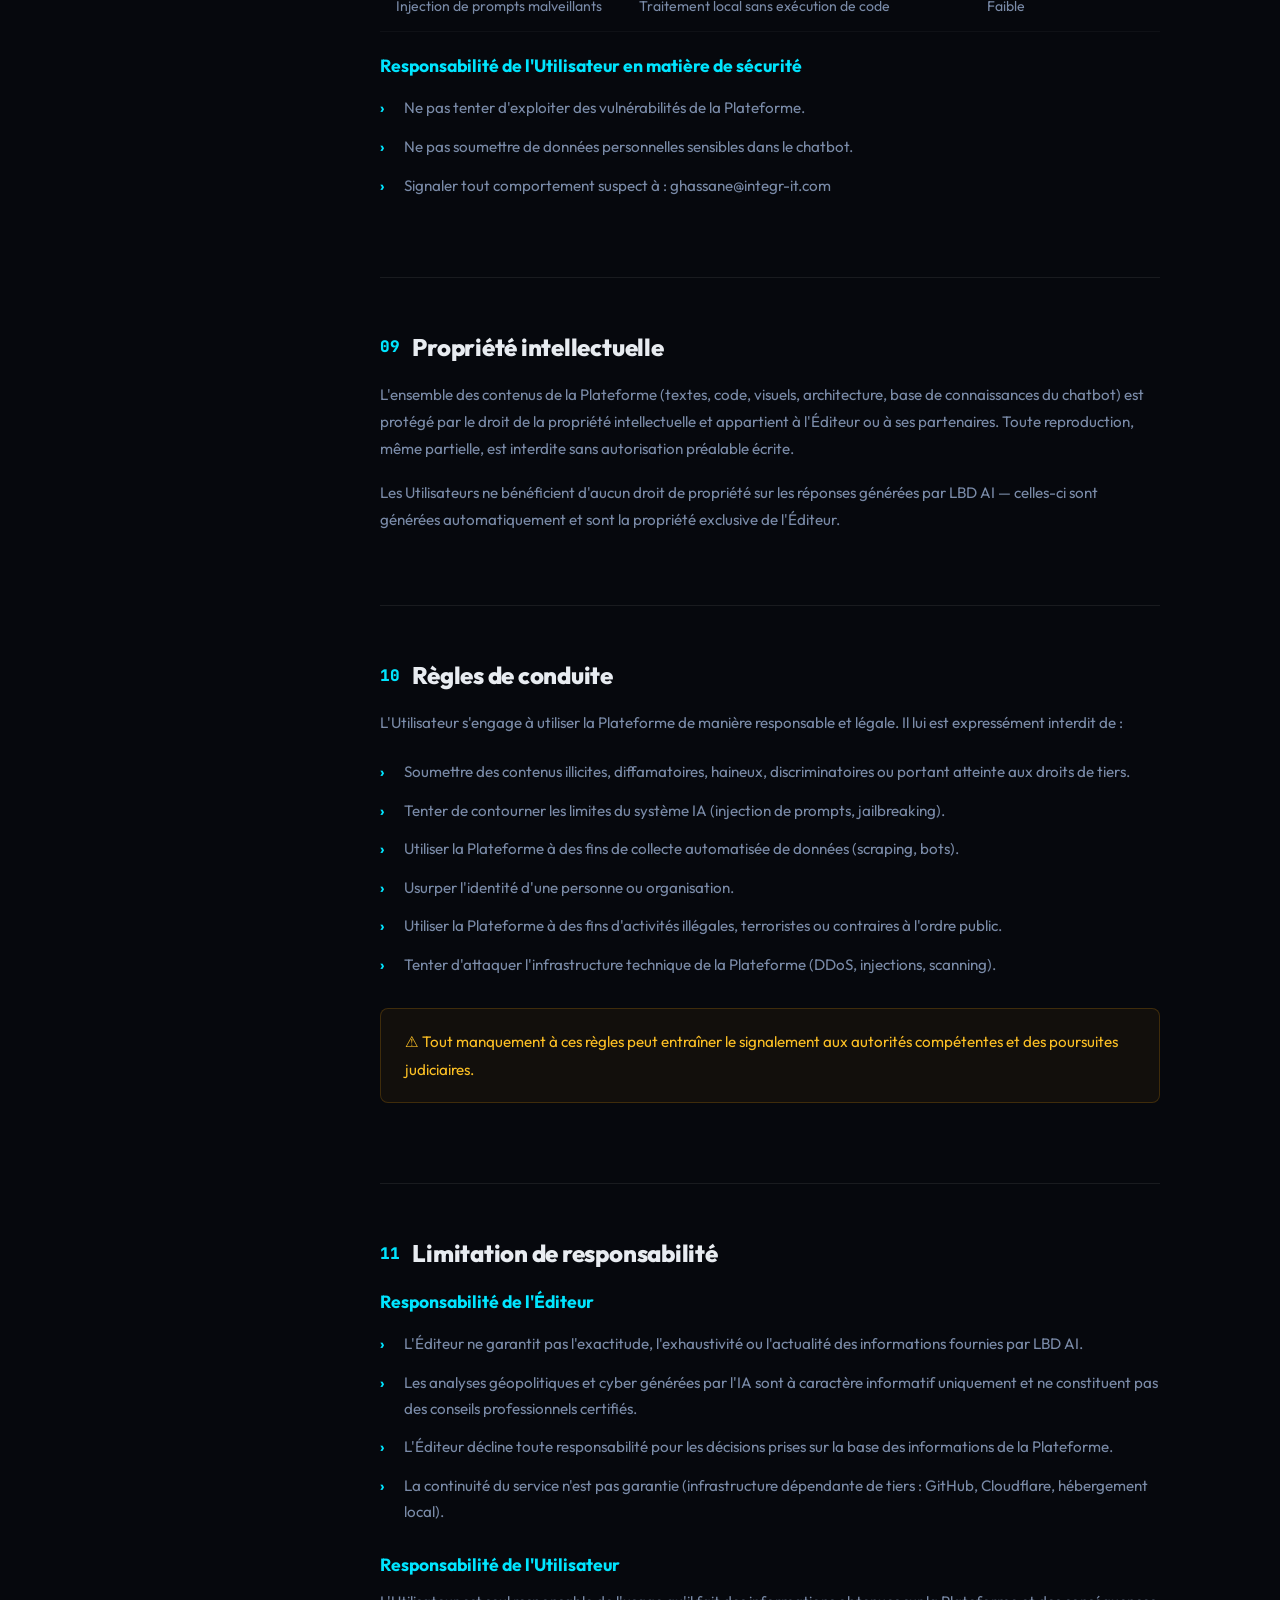
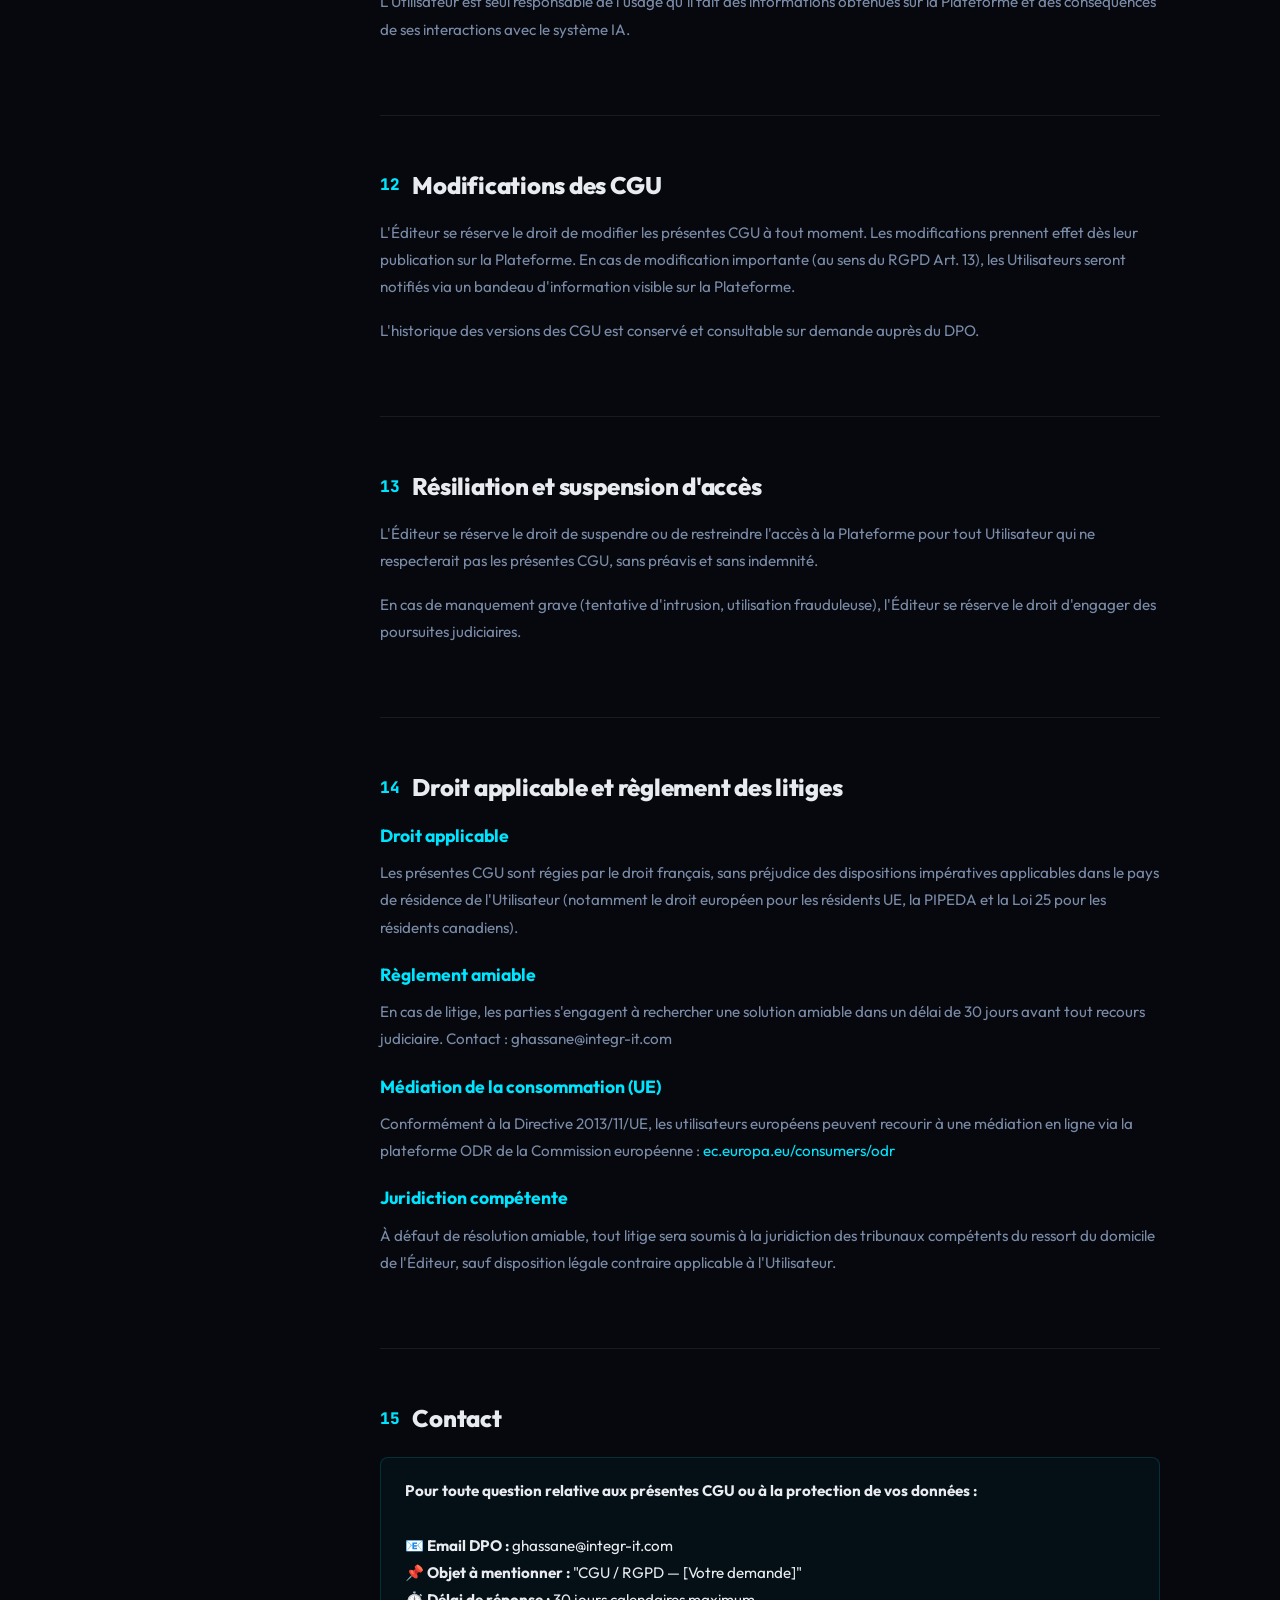
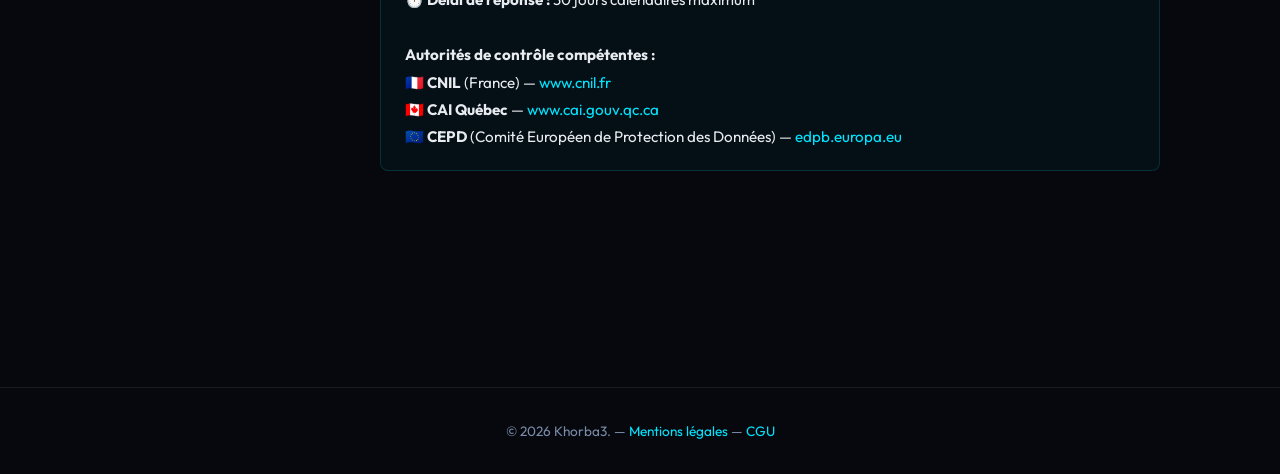
<file: cgu.html>
<!DOCTYPE html>
<html lang="fr">
<head>
    <meta charset="UTF-8">
    <meta name="viewport" content="width=device-width, initial-scale=1.0">
    <title>Conditions Générales d'Utilisation — Khorba3</title>
    <meta name="description" content="Conditions Générales d'Utilisation de la plateforme Khorba3. Conformes aux normes RGPD, PIPEDA, Loi 25 (Québec) et ISO 27001/27005.">
    <link rel="stylesheet" href="style.css">
    <link rel="preconnect" href="https://fonts.googleapis.com">
    <link rel="preconnect" href="https://fonts.gstatic.com" crossorigin>
    <link href="https://fonts.googleapis.com/css2?family=Outfit:wght@300;400;500;600;700;800;900&family=JetBrains+Mono:wght@400;500;700&display=swap" rel="stylesheet">
    <style>
        .legal-page { padding: 8rem 0 5rem; min-height: 100vh; }
        .legal-back { display: inline-flex; align-items: center; gap: 0.5rem; color: var(--primary); font-weight: 600; margin-bottom: 2.5rem; transition: var(--transition); font-size: 0.9rem; text-decoration: none; }
        .legal-back:hover { gap: 0.8rem; }
        .legal-hero { margin-bottom: 3rem; }
        .legal-hero h1 { font-size: clamp(2rem, 4vw, 3rem); margin-top: 1rem; margin-bottom: 0.5rem; }
        .legal-hero .last-update { color: var(--text-muted); font-size: 0.85rem; font-family: var(--mono); }
        .legal-body { display: flex; gap: 3rem; align-items: flex-start; }
        .legal-nav { position: sticky; top: 6rem; width: 260px; flex-shrink: 0; background: var(--glass); border: 1px solid var(--glass-border); border-radius: var(--radius); padding: 1.5rem; }
        .legal-nav h4 { color: var(--primary); font-size: 0.75rem; text-transform: uppercase; letter-spacing: 2px; margin-bottom: 1rem; }
        .legal-nav a { display: block; color: var(--text-muted); font-size: 0.85rem; padding: 0.4rem 0; border-left: 2px solid transparent; padding-left: 0.8rem; margin-left: -0.8rem; transition: 0.2s; text-decoration: none; }
        .legal-nav a:hover { color: var(--primary); border-left-color: var(--primary); padding-left: 1rem; }
        .legal-content { flex: 1; max-width: 780px; }
        .legal-section { margin-bottom: 3.5rem; padding-bottom: 3.5rem; border-bottom: 1px solid var(--glass-border); }
        .legal-section:last-child { border-bottom: none; }
        .legal-section h2 { font-size: 1.5rem; margin-bottom: 1.2rem; color: var(--text); display: flex; align-items: center; gap: 0.8rem; }
        .legal-section h2 .section-num { color: var(--primary); font-family: var(--mono); font-size: 1rem; }
        .legal-section h3 { font-size: 1.1rem; color: var(--primary); margin: 1.5rem 0 0.8rem; }
        .legal-section p { color: var(--text-muted); margin-bottom: 1rem; line-height: 1.8; font-size: 0.95rem; }
        .legal-section ul { list-style: none; padding: 0; margin-bottom: 1rem; }
        .legal-section ul li { color: var(--text-muted); padding: 0.4rem 0 0.4rem 1.5rem; position: relative; font-size: 0.95rem; line-height: 1.7; }
        .legal-section ul li::before { content: '›'; position: absolute; left: 0; color: var(--primary); font-weight: 700; }
        .info-box { background: rgba(0, 229, 255, 0.04); border: 1px solid rgba(0, 229, 255, 0.15); border-radius: var(--radius-sm); padding: 1.2rem 1.5rem; margin: 1.5rem 0; }
        .info-box p { margin: 0; color: var(--text); }
        .warn-box { background: rgba(245, 158, 11, 0.05); border: 1px solid rgba(245, 158, 11, 0.2); border-radius: var(--radius-sm); padding: 1.2rem 1.5rem; margin: 1.5rem 0; }
        .warn-box p { margin: 0; color: #fbbf24; }
        .norm-badge { display: inline-block; padding: 0.2rem 0.7rem; border-radius: 20px; font-size: 0.72rem; font-weight: 700; font-family: var(--mono); letter-spacing: 1px; margin-right: 0.4rem; margin-bottom: 0.8rem; }
        .norm-eu { background: rgba(0, 112, 240, 0.15); color: #4da6ff; border: 1px solid rgba(0, 112, 240, 0.3); }
        .norm-ca { background: rgba(229, 35, 35, 0.12); color: #ff7070; border: 1px solid rgba(229, 35, 35, 0.25); }
        .norm-iso { background: rgba(124, 58, 237, 0.15); color: #a78bfa; border: 1px solid rgba(124, 58, 237, 0.3); }
        .legal-table { width: 100%; border-collapse: collapse; margin: 1.5rem 0; font-size: 0.88rem; }
        .legal-table th { background: rgba(0,229,255,0.06); color: var(--primary); padding: 0.8rem 1rem; text-align: left; border-bottom: 1px solid var(--glass-border); font-weight: 600; }
        .legal-table td { padding: 0.8rem 1rem; color: var(--text-muted); border-bottom: 1px solid rgba(255,255,255,0.04); vertical-align: top; }
        .legal-table tr:hover td { background: rgba(255,255,255,0.02); }
        .version-box { background: rgba(124,58,237,0.06); border: 1px solid rgba(124,58,237,0.2); border-radius: var(--radius-sm); padding: 1rem 1.5rem; margin-bottom: 2rem; font-size:0.85rem; color: var(--text-muted); }
        @media (max-width: 900px) { .legal-body { flex-direction: column; } .legal-nav { position: static; width: 100%; } }
    </style>
</head>
<body>

    <canvas id="particle-canvas"></canvas>

    <header id="main-header">
        <nav class="container">
            <a href="index.html" class="logo">
                <svg class="logo-icon" viewBox="0 0 32 32" width="28" height="28">
                    <circle cx="16" cy="16" r="14" stroke="currentColor" stroke-width="2" fill="none" opacity="0.3"/>
                    <circle cx="16" cy="16" r="8" stroke="var(--primary)" stroke-width="2" fill="none"/>
                    <circle cx="16" cy="16" r="3" fill="var(--primary)"/>
                    <line x1="16" y1="2" x2="16" y2="8" stroke="var(--primary)" stroke-width="1.5"/>
                    <line x1="16" y1="24" x2="16" y2="30" stroke="var(--primary)" stroke-width="1.5"/>
                    <line x1="2" y1="16" x2="8" y2="16" stroke="var(--primary)" stroke-width="1.5"/>
                    <line x1="24" y1="16" x2="30" y2="16" stroke="var(--primary)" stroke-width="1.5"/>
                </svg>
                <span class="logo-text">Khorba<span class="accent">3</span></span>
            </a>
        </nav>
    </header>

    <main class="legal-page">
        <div class="container">
            <a href="index.html" class="legal-back">
                <svg width="18" height="18" viewBox="0 0 24 24" fill="none" stroke="currentColor" stroke-width="2"><path d="M19 12H5M12 5l-7 7 7 7"/></svg>
                Retour à l'accueil
            </a>

            <div class="legal-hero">
                <div class="badge">Réglementation</div>
                <h1>Conditions Générales <span class="gradient-text">d'Utilisation</span></h1>
                <p class="last-update">Dernière mise à jour : 17 Avril 2026 — Version 1.0</p>
                <div style="margin-top:1rem;">
                    <span class="norm-badge norm-eu">RGPD / EU 2016/679</span>
                    <span class="norm-badge norm-eu">AI Act (EU 2024/1689)</span>
                    <span class="norm-badge norm-ca">PIPEDA · Loi 25 (Québec)</span>
                    <span class="norm-badge norm-iso">ISO 27001:2022</span>
                    <span class="norm-badge norm-iso">ISO 27005:2022</span>
                </div>
            </div>

            <div class="version-box">
                ℹ️ Ces CGU constituent un contrat juridiquement contraignant entre vous (l'Utilisateur) et Khorba3 (l'Éditeur). En accédant à la plateforme ou en utilisant ses services, vous acceptez l'intégralité des présentes conditions.
            </div>

            <div class="legal-body">
                <nav class="legal-nav">
                    <h4>Sommaire</h4>
                    <a href="#objet">1. Objet</a>
                    <a href="#definitions">2. Définitions</a>
                    <a href="#acceptation">3. Acceptation</a>
                    <a href="#services">4. Description des services</a>
                    <a href="#acces">5. Accès & Compte</a>
                    <a href="#ia-usage">6. Usage de l'IA (AI Act)</a>
                    <a href="#donnees-cgu">7. Données personnelles</a>
                    <a href="#securite-cgu">8. Sécurité ISO 27001</a>
                    <a href="#propriete-cgu">9. Propriété intellectuelle</a>
                    <a href="#conduite">10. Règles de conduite</a>
                    <a href="#responsabilite-cgu">11. Responsabilité</a>
                    <a href="#modifications">12. Modifications</a>
                    <a href="#resiliation">13. Résiliation</a>
                    <a href="#droit-cgu">14. Droit applicable</a>
                    <a href="#contact-cgu">15. Contact</a>
                </nav>

                <div class="legal-content">

                    <div class="legal-section" id="objet">
                        <h2><span class="section-num">01</span> Objet</h2>
                        <p>Les présentes Conditions Générales d'Utilisation (ci-après "CGU") ont pour objet de définir les règles et conditions dans lesquelles les utilisateurs (ci-après "Utilisateurs") peuvent accéder et utiliser la plateforme <strong>Khorba3</strong> et ses services associés, notamment le chatbot d'intelligence artificielle <strong>LBD AI</strong>.</p>
                        <p>Ces CGU sont rédigées en conformité avec :</p>
                        <ul>
                            <li>Le Règlement Général sur la Protection des Données (RGPD — UE 2016/679)</li>
                            <li>Le Règlement européen sur l'Intelligence Artificielle (AI Act — UE 2024/1689)</li>
                            <li>La Loi canadienne sur la Protection des Renseignements Personnels et les Documents Électroniques (PIPEDA)</li>
                            <li>La Loi 25 du Québec (modernisation de la protection des renseignements personnels)</li>
                            <li>Les normes ISO 27001:2022 et ISO 27005:2022 relatives à la sécurité de l'information</li>
                        </ul>
                    </div>

                    <div class="legal-section" id="definitions">
                        <h2><span class="section-num">02</span> Définitions</h2>
                        <table class="legal-table">
                            <tr><th>Terme</th><th>Définition</th></tr>
                            <tr><td><strong>Plateforme</strong></td><td>L'ensemble du site web Khorba3 et de ses fonctionnalités accessibles à l'URL officielle.</td></tr>
                            <tr><td><strong>Utilisateur</strong></td><td>Toute personne physique ou morale qui accède à la Plateforme.</td></tr>
                            <tr><td><strong>LBD AI</strong></td><td>Le système de chatbot basé sur une intelligence artificielle locale (Ollama / Gemma) intégré à la Plateforme.</td></tr>
                            <tr><td><strong>Éditeur</strong></td><td>Khorba3, représenté par son administrateur responsable du traitement.</td></tr>
                            <tr><td><strong>Données personnelles</strong></td><td>Tout renseignement permettant d'identifier directement ou indirectement une personne physique, au sens du RGPD Art. 4(1) et de la PIPEDA.</td></tr>
                            <tr><td><strong>DPO</strong></td><td>Délégué à la Protection des Données (Data Protection Officer).</td></tr>
                            <tr><td><strong>Incident de sécurité</strong></td><td>Tout événement compromettant la confidentialité, l'intégrité ou la disponibilité des données, au sens de l'ISO 27001.</td></tr>
                        </table>
                    </div>

                    <div class="legal-section" id="acceptation">
                        <h2><span class="section-num">03</span> Acceptation des conditions</h2>
                        <p>L'accès et l'utilisation de la Plateforme impliquent l'acceptation pleine et entière des présentes CGU. Cette acceptation est matérialisée par :</p>
                        <ul>
                            <li>Le simple fait de naviguer sur la Plateforme.</li>
                            <li>L'utilisation du chatbot LBD AI (envoi d'un premier message).</li>
                            <li>La soumission du formulaire de contact.</li>
                        </ul>
                        <div class="warn-box"><p>⚠️ Si vous n'acceptez pas ces CGU dans leur intégralité, vous devez cesser immédiatement d'utiliser la Plateforme.</p></div>
                        <p>L'Éditeur se réserve le droit de modifier les CGU. En cas de modification substantielle, une notification sera affichée sur la Plateforme. La continuation de l'utilisation après notification vaudra acceptation des nouvelles CGU.</p>
                    </div>

                    <div class="legal-section" id="services">
                        <h2><span class="section-num">04</span> Description des services</h2>
                        <p>La Plateforme Khorba3 propose les services suivants :</p>
                        <table class="legal-table">
                            <tr><th>Service</th><th>Description</th><th>Disponibilité</th></tr>
                            <tr><td>Chatbot LBD AI</td><td>Système de questions-réponses sur les sujets de cybersécurité et géopolitique, alimenté par un modèle de langage local (Gemma)</td><td>Dépend de la disponibilité du serveur local et du tunnel</td></tr>
                            <tr><td>Veille Actualités Cyber</td><td>Agrégation de flux RSS de sources spécialisées (The Hacker News, Dark Reading, BleepingComputer)</td><td>Temps réel, avec données de secours locales</td></tr>
                            <tr><td>Formulaire de Contact</td><td>Prise de contact avec l'équipe Khorba3 pour des demandes de consulting ou de démo</td><td>Permanent</td></tr>
                            <tr><td>Analyse Géopolitique Cyber</td><td>Contenus informatifs sur les enjeux géopolitiques liés au numérique</td><td>Permanent</td></tr>
                        </table>
                        <p>Les services sont fournis <strong>"en l'état"</strong> sans garantie de disponibilité continue. L'Éditeur ne peut être tenu responsable d'interruptions liées à des tiers (GitHub Pages, Cloudflare, Ollama).</p>
                    </div>

                    <div class="legal-section" id="acces">
                        <h2><span class="section-num">05</span> Accès à la Plateforme</h2>
                        <p>L'accès à la Plateforme est libre et gratuit. Aucun compte utilisateur n'est requis pour la consultation.</p>
                        <h3>Conditions techniques</h3>
                        <ul>
                            <li>Un navigateur web moderne supportant JavaScript ES6+ (modules) est requis.</li>
                            <li>L'utilisation du chatbot nécessite une connexion internet active.</li>
                            <li>La disponibilité du chatbot LBD AI est conditionnée au bon fonctionnement du tunnel Cloudflare et de l'infrastructure n8n/Ollama locale.</li>
                        </ul>
                        <h3>Limites d'utilisation du chatbot</h3>
                        <ul>
                            <li>Le chatbot LBD AI est limité à <strong>5 questions par session</strong>, afin de garantir la qualité des réponses et la stabilité du système.</li>
                            <li>Les sessions sont identifiées par un identifiant anonyme local, non lié à une identité personnelle.</li>
                        </ul>
                    </div>

                    <div class="legal-section" id="ia-usage">
                        <h2><span class="section-num">06</span> Utilisation de l'Intelligence Artificielle</h2>
                        <span class="norm-badge norm-eu">AI Act — UE 2024/1689</span>
                        <span class="norm-badge norm-eu">Art. 52 — Transparence IA</span>

                        <h3>Transparence et nature du système IA</h3>
                        <p>Conformément à l'<strong>Article 52 du Règlement européen sur l'IA (AI Act)</strong>, l'Éditeur informe explicitement les Utilisateurs qu'ils interagissent avec un système d'intelligence artificielle (chatbot LBD AI), et non avec un être humain.</p>

                        <h3>Classification du risque (AI Act Art. 6)</h3>
                        <p>Le chatbot LBD AI est classifié comme système IA à <strong>risque limité</strong> au sens de l'AI Act, en tant que système d'interaction avec des personnes physiques à vocation informative. Il ne constitue pas un système IA à haut risque (Art. 6 et Annexe III de l'AI Act).</p>

                        <h3>Limitations importantes du système IA</h3>
                        <div class="warn-box"><p>⚠️ Les réponses générées par LBD AI (modèle Gemma via Ollama) peuvent contenir des inexactitudes, des biais ou des informations obsolètes. Elles ne remplacent en aucun cas un avis d'expert humain qualifié en cybersécurité, en droit ou en géopolitique.</p></div>
                        <ul>
                            <li>Le modèle opère <strong>localement</strong> — les données ne sont pas envoyées à des serveurs IA tiers (OpenAI, Google, etc.).</li>
                            <li>L'IA ne prend pas de décisions automatisées ayant des effets juridiques sur les Utilisateurs.</li>
                            <li>L'IA n'est pas configurée pour recueillir des données personnelles sensibles (données de santé, opinions politiques, etc.).</li>
                        </ul>

                        <h3>Droit à l'explication (RGPD Art. 22)</h3>
                        <p>Tout Utilisateur peut demander des informations sur le fonctionnement du système IA. Contactez : <strong>ghassane@integr-it.com</strong></p>
                    </div>

                    <div class="legal-section" id="donnees-cgu">
                        <h2><span class="section-num">07</span> Protection des données personnelles</h2>
                        <span class="norm-badge norm-eu">RGPD</span>
                        <span class="norm-badge norm-ca">PIPEDA</span>
                        <span class="norm-badge norm-ca">Loi 25 — Québec</span>

                        <h3>Principes fondamentaux appliqués</h3>
                        <p>Le traitement des données personnelles sur la Plateforme respecte les principes de :</p>
                        <ul>
                            <li><strong>Licéité, loyauté et transparence</strong> (RGPD Art. 5.1.a / PIPEDA Principe 1)</li>
                            <li><strong>Limitation des finalités</strong> (RGPD Art. 5.1.b / PIPEDA Principe 2) — Les données ne sont collectées qu'à des fins déterminées, explicites et légitimes.</li>
                            <li><strong>Minimisation des données</strong> (RGPD Art. 5.1.c) — Seules les données strictement nécessaires sont collectées.</li>
                            <li><strong>Exactitude</strong> (RGPD Art. 5.1.d) — Les données sont maintenues exactes et à jour.</li>
                            <li><strong>Limitation de la conservation</strong> (RGPD Art. 5.1.e / Loi 25 Art. 23) — Durées de conservation définies et respectées.</li>
                            <li><strong>Intégrité et confidentialité</strong> (RGPD Art. 5.1.f / ISO 27001) — Sécurité technique et organisationnelle appropriée.</li>
                        </ul>

                        <h3>Conformité spécifique Loi 25 (Québec)</h3>
                        <ul>
                            <li>Désignation d'un responsable de la protection des renseignements personnels.</li>
                            <li>Politique de confidentialité accessible publiquement.</li>
                            <li>Évaluation des facteurs relatifs à la vie privée (EFVP) pour tout nouveau traitement à risque élevé.</li>
                            <li>Droit à la portabilité des renseignements personnels (Loi 25 Art. 27).</li>
                            <li>Notification obligatoire de tout incident de confidentialité à la CAI et aux personnes affectées.</li>
                        </ul>

                        <h3>Partage de données avec des tiers</h3>
                        <p>Khorba3 ne vend, ne loue et ne commercialise aucune donnée personnelle. Le partage avec des tiers est limité à :</p>
                        <table class="legal-table">
                            <tr><th>Tiers</th><th>Données partagées</th><th>Encadrement</th></tr>
                            <tr><td>GitHub Pages</td><td>Logs d'accès (IP, navigation)</td><td>GitHub Privacy Statement + CCT</td></tr>
                            <tr><td>Cloudflare</td><td>Données en transit chiffrées TLS 1.3</td><td>Cloudflare DPA + EU-US DPF</td></tr>
                            <tr><td>Flux RSS (rss2json.com)</td><td>Aucune donnée personnelle</td><td>Requêtes anonymes</td></tr>
                        </table>
                    </div>

                    <div class="legal-section" id="securite-cgu">
                        <h2><span class="section-num">08</span> Sécurité de l'Information</h2>
                        <span class="norm-badge norm-iso">ISO 27001:2022</span>
                        <span class="norm-badge norm-iso">ISO 27005:2022</span>
                        <span class="norm-badge norm-eu">RGPD Art. 25 & 32</span>

                        <h3>Cadre de gestion de la sécurité</h3>
                        <p>La Plateforme applique les principes de sécurité par conception (<strong>Privacy by Design</strong> — RGPD Art. 25) et de sécurité par défaut (<strong>Privacy by Default</strong>), alignés avec le référentiel ISO 27001:2022 :</p>
                        <ul>
                            <li><strong>A.8 — Contrôles liés aux actifs informationnels</strong> : Classification et protection des données traitées.</li>
                            <li><strong>A.9 — Contrôle d'accès</strong> : Accès aux systèmes restreint selon le principe du moindre privilège.</li>
                            <li><strong>A.10 — Cryptographie</strong> : Chiffrement TLS 1.3 systématique sur toutes les communications.</li>
                            <li><strong>A.12 — Sécurité opérationnelle</strong> : Journalisation des accès, surveillance des anomalies.</li>
                            <li><strong>A.16 — Gestion des incidents</strong> : Procédure de réponse aux incidents définie, notification CNIL en 72h si nécessaire.</li>
                            <li><strong>A.18 — Conformité</strong> : Respect des obligations légales et réglementaires applicables.</li>
                        </ul>

                        <h3>Gestion des risques (ISO 27005:2022)</h3>
                        <p>Une analyse de risques a été conduite selon la méthodologie ISO 27005, couvrant les menaces suivantes :</p>
                        <table class="legal-table">
                            <tr><th>Menace identifiée</th><th>Mesure de traitement</th><th>Niveau de risque résiduel</th></tr>
                            <tr><td>Interception des communications</td><td>Chiffrement TLS 1.3 (Cloudflare)</td><td>Faible</td></tr>
                            <tr><td>Accès non autorisé au chatbot IA</td><td>Pas de compte utilisateur, données non persistées</td><td>Très faible</td></tr>
                            <tr><td>Indisponibilité du service (DoS)</td><td>GitHub Pages + Cloudflare CDN</td><td>Moyen</td></tr>
                            <tr><td>Injection de prompts malveillants</td><td>Traitement local sans exécution de code</td><td>Faible</td></tr>
                        </table>

                        <h3>Responsabilité de l'Utilisateur en matière de sécurité</h3>
                        <ul>
                            <li>Ne pas tenter d'exploiter des vulnérabilités de la Plateforme.</li>
                            <li>Ne pas soumettre de données personnelles sensibles dans le chatbot.</li>
                            <li>Signaler tout comportement suspect à : ghassane@integr-it.com</li>
                        </ul>
                    </div>

                    <div class="legal-section" id="propriete-cgu">
                        <h2><span class="section-num">09</span> Propriété intellectuelle</h2>
                        <p>L'ensemble des contenus de la Plateforme (textes, code, visuels, architecture, base de connaissances du chatbot) est protégé par le droit de la propriété intellectuelle et appartient à l'Éditeur ou à ses partenaires. Toute reproduction, même partielle, est interdite sans autorisation préalable écrite.</p>
                        <p>Les Utilisateurs ne bénéficient d'aucun droit de propriété sur les réponses générées par LBD AI — celles-ci sont générées automatiquement et sont la propriété exclusive de l'Éditeur.</p>
                    </div>

                    <div class="legal-section" id="conduite">
                        <h2><span class="section-num">10</span> Règles de conduite</h2>
                        <p>L'Utilisateur s'engage à utiliser la Plateforme de manière responsable et légale. Il lui est expressément interdit de :</p>
                        <ul>
                            <li>Soumettre des contenus illicites, diffamatoires, haineux, discriminatoires ou portant atteinte aux droits de tiers.</li>
                            <li>Tenter de contourner les limites du système IA (injection de prompts, jailbreaking).</li>
                            <li>Utiliser la Plateforme à des fins de collecte automatisée de données (scraping, bots).</li>
                            <li>Usurper l'identité d'une personne ou organisation.</li>
                            <li>Utiliser la Plateforme à des fins d'activités illégales, terroristes ou contraires à l'ordre public.</li>
                            <li>Tenter d'attaquer l'infrastructure technique de la Plateforme (DDoS, injections, scanning).</li>
                        </ul>
                        <div class="warn-box"><p>⚠️ Tout manquement à ces règles peut entraîner le signalement aux autorités compétentes et des poursuites judiciaires.</p></div>
                    </div>

                    <div class="legal-section" id="responsabilite-cgu">
                        <h2><span class="section-num">11</span> Limitation de responsabilité</h2>
                        <h3>Responsabilité de l'Éditeur</h3>
                        <ul>
                            <li>L'Éditeur ne garantit pas l'exactitude, l'exhaustivité ou l'actualité des informations fournies par LBD AI.</li>
                            <li>Les analyses géopolitiques et cyber générées par l'IA sont à caractère informatif uniquement et ne constituent pas des conseils professionnels certifiés.</li>
                            <li>L'Éditeur décline toute responsabilité pour les décisions prises sur la base des informations de la Plateforme.</li>
                            <li>La continuité du service n'est pas garantie (infrastructure dépendante de tiers : GitHub, Cloudflare, hébergement local).</li>
                        </ul>
                        <h3>Responsabilité de l'Utilisateur</h3>
                        <p>L'Utilisateur est seul responsable de l'usage qu'il fait des informations obtenues sur la Plateforme et des conséquences de ses interactions avec le système IA.</p>
                    </div>

                    <div class="legal-section" id="modifications">
                        <h2><span class="section-num">12</span> Modifications des CGU</h2>
                        <p>L'Éditeur se réserve le droit de modifier les présentes CGU à tout moment. Les modifications prennent effet dès leur publication sur la Plateforme. En cas de modification importante (au sens du RGPD Art. 13), les Utilisateurs seront notifiés via un bandeau d'information visible sur la Plateforme.</p>
                        <p>L'historique des versions des CGU est conservé et consultable sur demande auprès du DPO.</p>
                    </div>

                    <div class="legal-section" id="resiliation">
                        <h2><span class="section-num">13</span> Résiliation et suspension d'accès</h2>
                        <p>L'Éditeur se réserve le droit de suspendre ou de restreindre l'accès à la Plateforme pour tout Utilisateur qui ne respecterait pas les présentes CGU, sans préavis et sans indemnité.</p>
                        <p>En cas de manquement grave (tentative d'intrusion, utilisation frauduleuse), l'Éditeur se réserve le droit d'engager des poursuites judiciaires.</p>
                    </div>

                    <div class="legal-section" id="droit-cgu">
                        <h2><span class="section-num">14</span> Droit applicable et règlement des litiges</h2>
                        <h3>Droit applicable</h3>
                        <p>Les présentes CGU sont régies par le droit français, sans préjudice des dispositions impératives applicables dans le pays de résidence de l'Utilisateur (notamment le droit européen pour les résidents UE, la PIPEDA et la Loi 25 pour les résidents canadiens).</p>
                        <h3>Règlement amiable</h3>
                        <p>En cas de litige, les parties s'engagent à rechercher une solution amiable dans un délai de 30 jours avant tout recours judiciaire. Contact : ghassane@integr-it.com</p>
                        <h3>Médiation de la consommation (UE)</h3>
                        <p>Conformément à la Directive 2013/11/UE, les utilisateurs européens peuvent recourir à une médiation en ligne via la plateforme ODR de la Commission européenne : <a href="https://ec.europa.eu/consumers/odr" target="_blank" rel="noopener" style="color:var(--primary)">ec.europa.eu/consumers/odr</a></p>
                        <h3>Juridiction compétente</h3>
                        <p>À défaut de résolution amiable, tout litige sera soumis à la juridiction des tribunaux compétents du ressort du domicile de l'Éditeur, sauf disposition légale contraire applicable à l'Utilisateur.</p>
                    </div>

                    <div class="legal-section" id="contact-cgu">
                        <h2><span class="section-num">15</span> Contact</h2>
                        <div class="info-box">
                            <p>
                                <strong>Pour toute question relative aux présentes CGU ou à la protection de vos données :</strong><br><br>
                                📧 <strong>Email DPO :</strong> ghassane@integr-it.com<br>
                                📌 <strong>Objet à mentionner :</strong> "CGU / RGPD — [Votre demande]"<br>
                                ⏱️ <strong>Délai de réponse :</strong> 30 jours calendaires maximum<br><br>
                                <strong>Autorités de contrôle compétentes :</strong><br>
                                🇫🇷 <strong>CNIL</strong> (France) — <a href="https://www.cnil.fr" target="_blank" rel="noopener" style="color:var(--primary)">www.cnil.fr</a><br>
                                🇨🇦 <strong>CAI Québec</strong> — <a href="https://www.cai.gouv.qc.ca" target="_blank" rel="noopener" style="color:var(--primary)">www.cai.gouv.qc.ca</a><br>
                                🇪🇺 <strong>CEPD</strong> (Comité Européen de Protection des Données) — <a href="https://edpb.europa.eu" target="_blank" rel="noopener" style="color:var(--primary)">edpb.europa.eu</a>
                            </p>
                        </div>
                    </div>

                </div>
            </div>
        </div>
    </main>

    <footer style="padding: 2rem 0; border-top: 1px solid var(--glass-border); text-align:center;">
        <p style="color:var(--text-muted); font-size:0.85rem;">&copy; 2026 Khorba3. — <a href="mentions-legales.html" style="color:var(--primary)">Mentions légales</a> — <a href="cgu.html" style="color:var(--primary)">CGU</a></p>
    </footer>

    <script>
        const canvas = document.getElementById('particle-canvas');
        if (canvas) {
            const ctx = canvas.getContext('2d');
            canvas.width = window.innerWidth; canvas.height = window.innerHeight;
            const pts = Array.from({length:30}, () => ({x:Math.random()*canvas.width, y:Math.random()*canvas.height, vx:(Math.random()-.5)*.2, vy:(Math.random()-.5)*.2, s:Math.random()*1.5+.5}));
            function draw() {
                ctx.clearRect(0,0,canvas.width,canvas.height);
                pts.forEach(p => { p.x+=p.vx; p.y+=p.vy; if(p.x<0||p.x>canvas.width)p.vx*=-1; if(p.y<0||p.y>canvas.height)p.vy*=-1; ctx.beginPath(); ctx.arc(p.x,p.y,p.s,0,Math.PI*2); ctx.fillStyle='rgba(0,229,255,0.15)'; ctx.fill(); });
                requestAnimationFrame(draw);
            }
            draw();
            window.addEventListener('resize', () => { canvas.width=window.innerWidth; canvas.height=window.innerHeight; });
        }
        window.addEventListener('scroll', () => document.getElementById('main-header').classList.toggle('scrolled', window.scrollY > 50));
    </script>
</body>
</html>
</file>
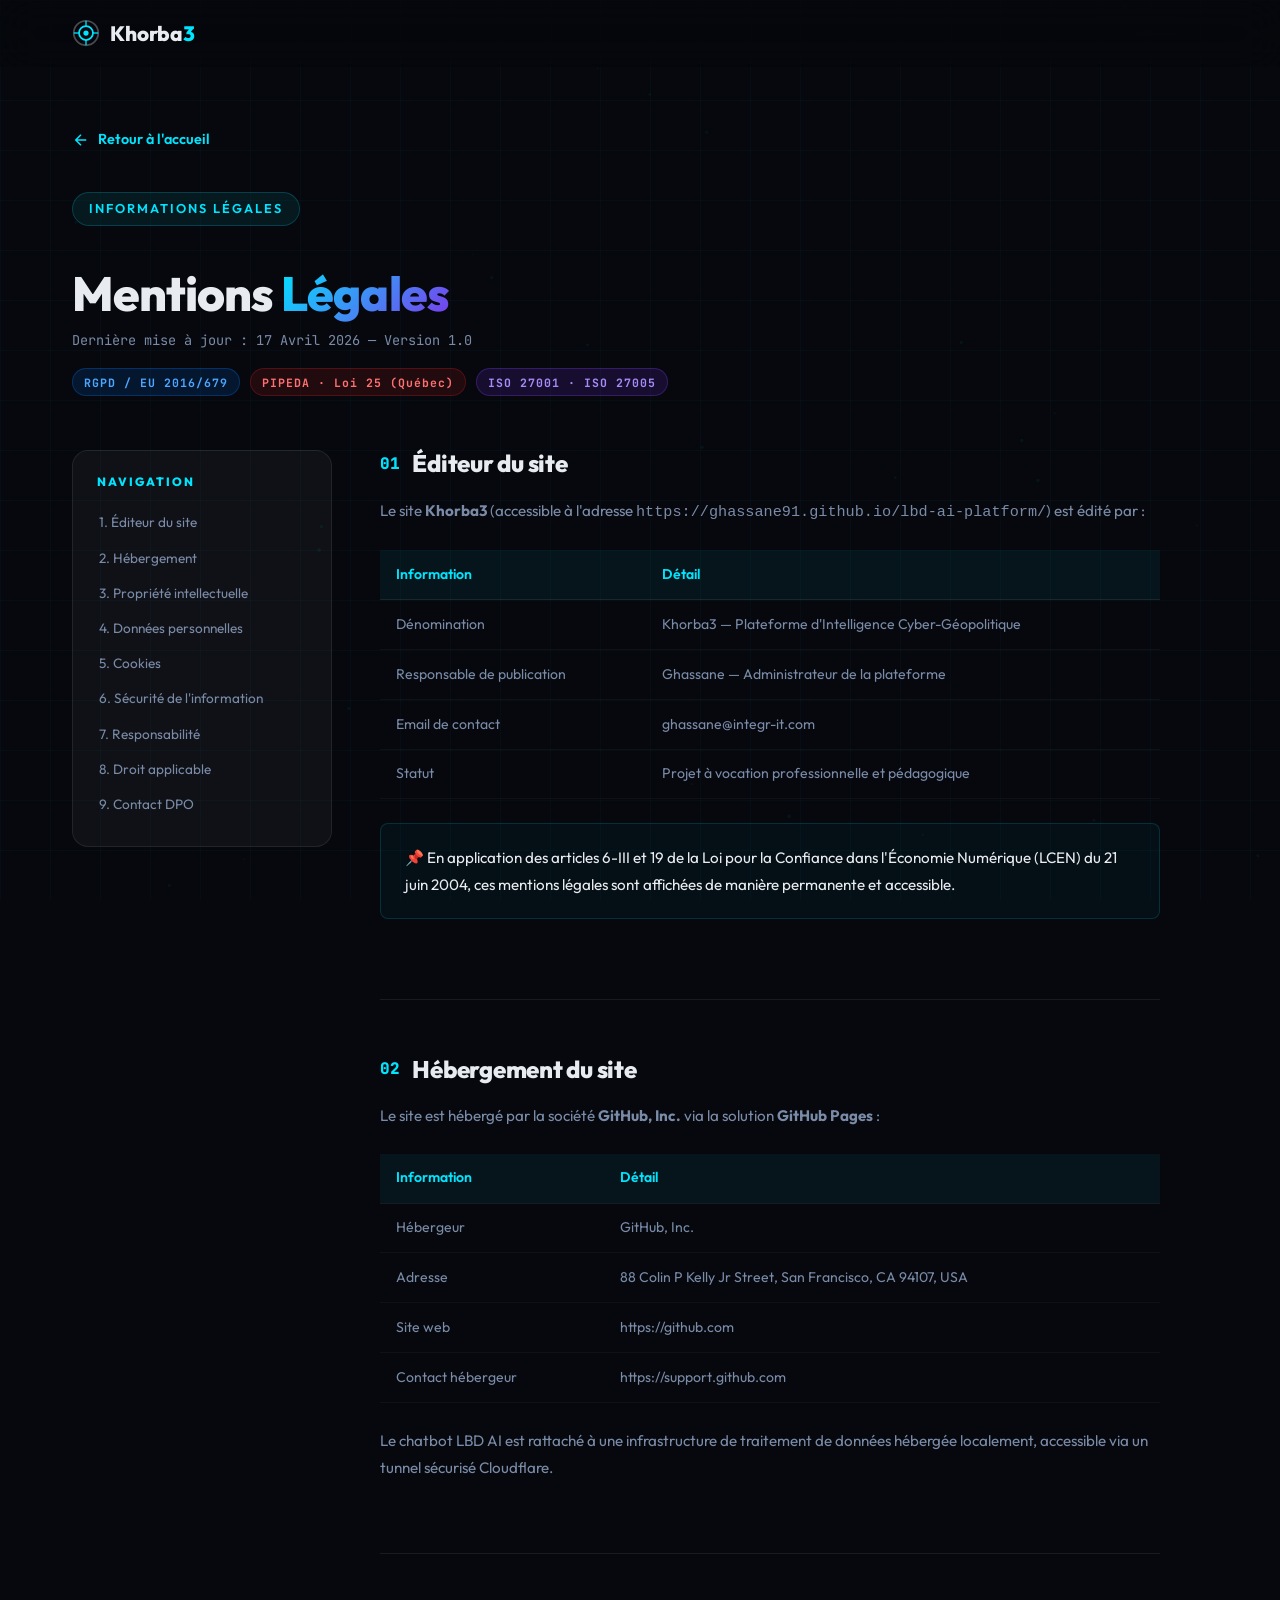
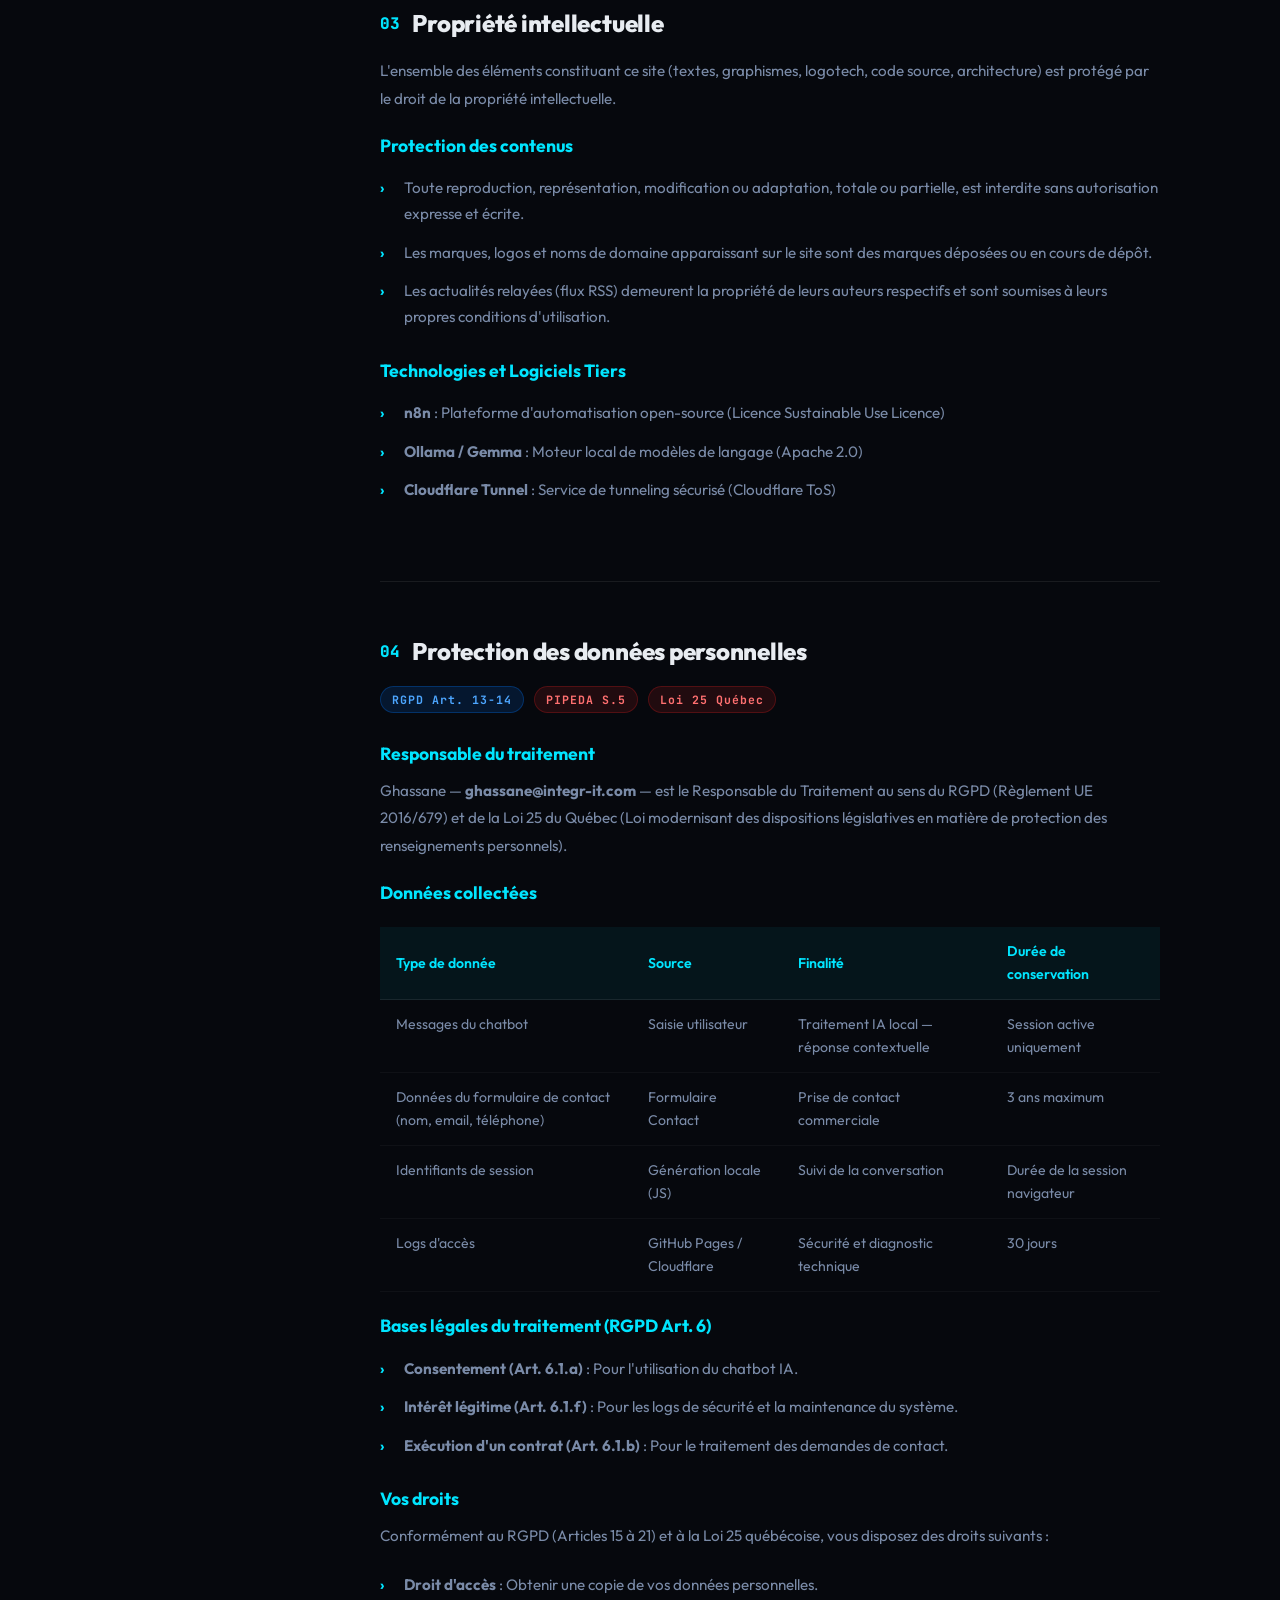
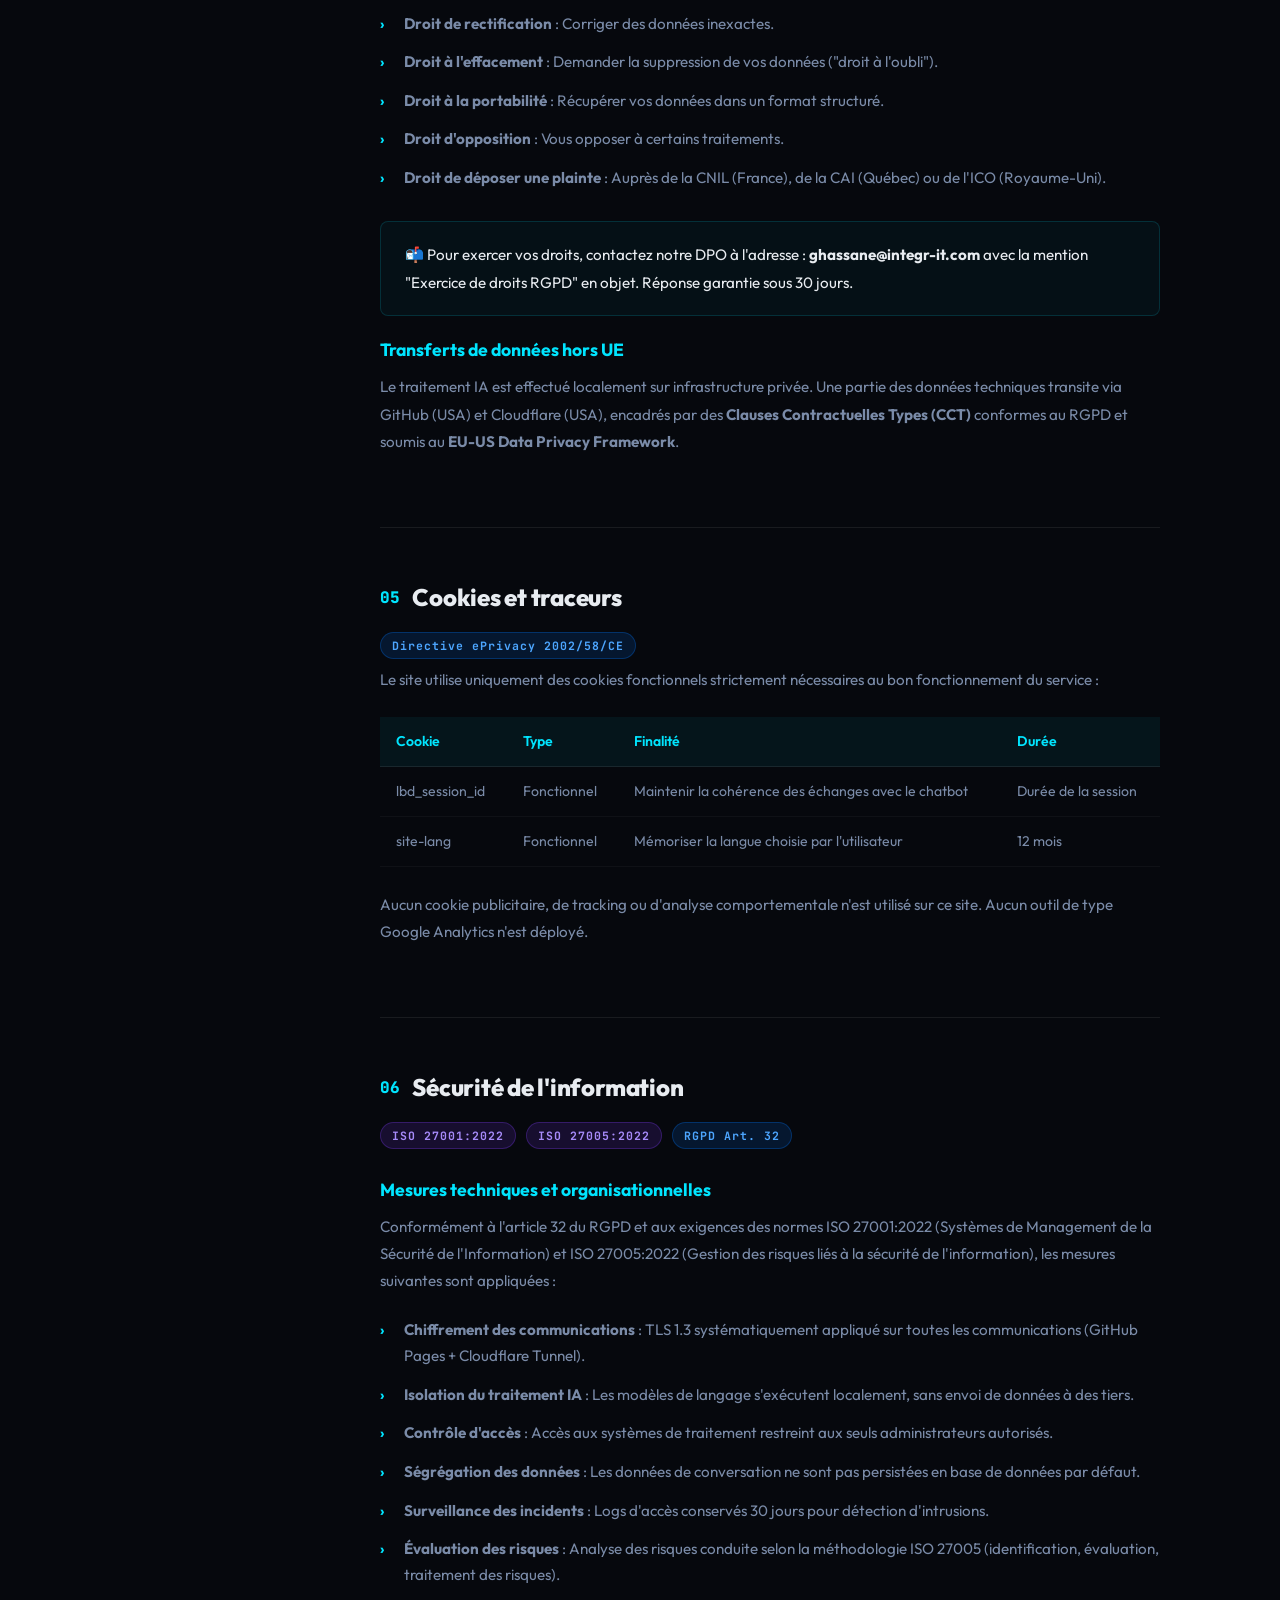
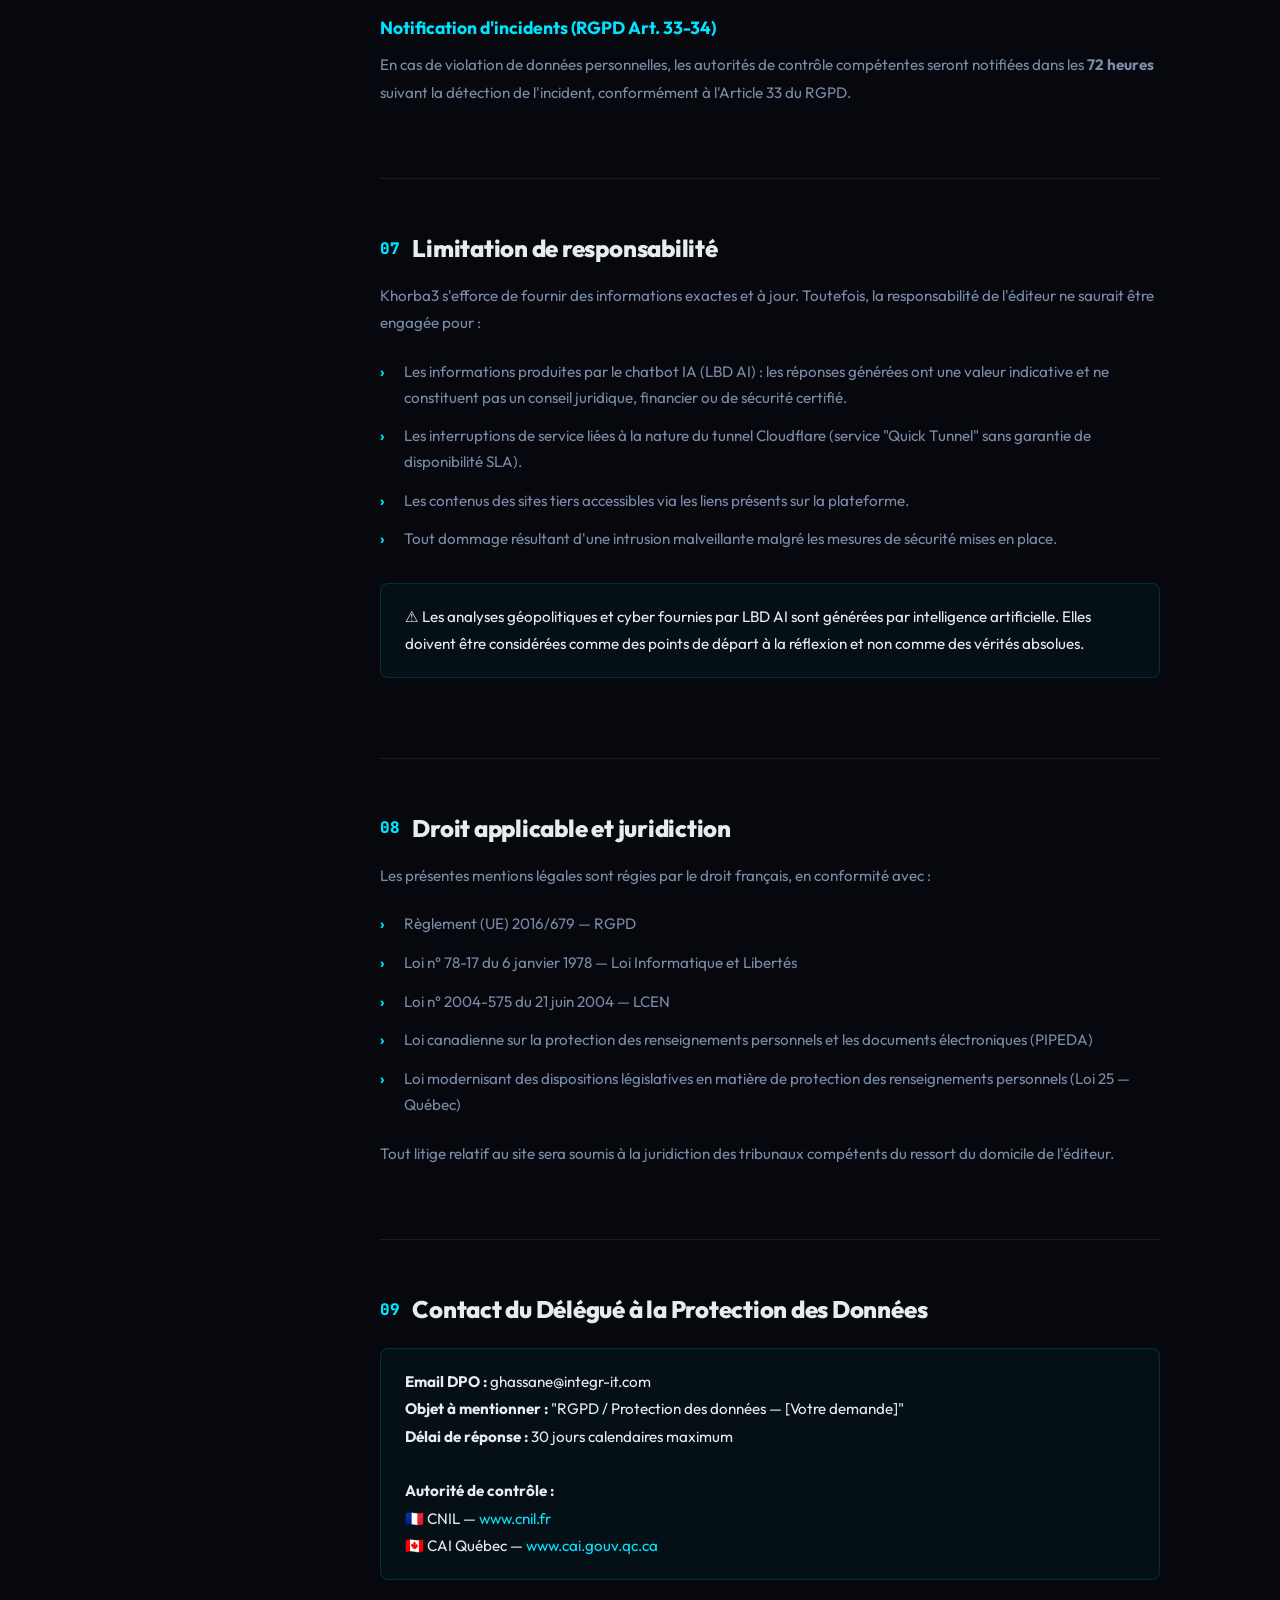
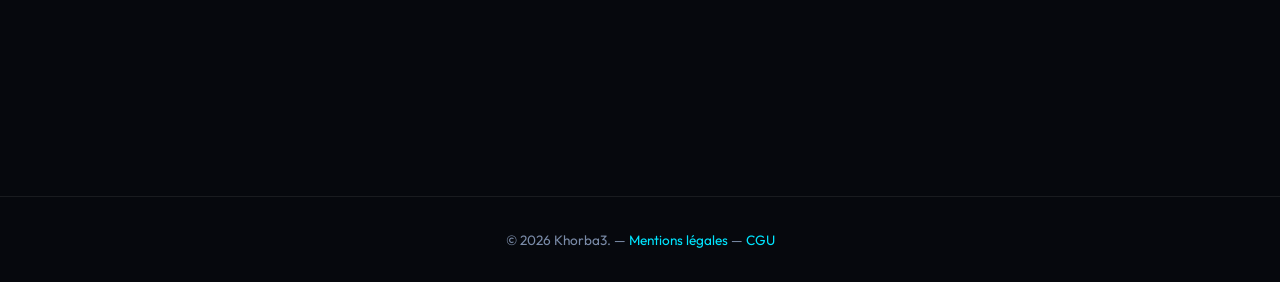
<file: mentions-legales.html>
<!DOCTYPE html>
<html lang="fr">
<head>
    <meta charset="UTF-8">
    <meta name="viewport" content="width=device-width, initial-scale=1.0">
    <title>Mentions Légales — Khorba3</title>
    <meta name="description" content="Mentions légales de la plateforme Khorba3. Informations sur l'éditeur, l'hébergement, la protection des données et la propriété intellectuelle.">
    <link rel="stylesheet" href="style.css">
    <link rel="preconnect" href="https://fonts.googleapis.com">
    <link rel="preconnect" href="https://fonts.gstatic.com" crossorigin>
    <link href="https://fonts.googleapis.com/css2?family=Outfit:wght@300;400;500;600;700;800;900&family=JetBrains+Mono:wght@400;500;700&display=swap" rel="stylesheet">
    <style>
        .legal-page { padding: 8rem 0 5rem; min-height: 100vh; }
        .legal-back { display: inline-flex; align-items: center; gap: 0.5rem; color: var(--primary); font-weight: 600; margin-bottom: 2.5rem; transition: var(--transition); font-size: 0.9rem; text-decoration: none; }
        .legal-back:hover { gap: 0.8rem; }
        .legal-hero { margin-bottom: 3rem; }
        .legal-hero h1 { font-size: clamp(2rem, 4vw, 3rem); margin-top: 1rem; margin-bottom: 0.5rem; }
        .legal-hero .last-update { color: var(--text-muted); font-size: 0.85rem; font-family: var(--mono); }
        .legal-body { display: flex; gap: 3rem; align-items: flex-start; }
        .legal-nav { position: sticky; top: 6rem; width: 260px; flex-shrink: 0; background: var(--glass); border: 1px solid var(--glass-border); border-radius: var(--radius); padding: 1.5rem; }
        .legal-nav h4 { color: var(--primary); font-size: 0.75rem; text-transform: uppercase; letter-spacing: 2px; margin-bottom: 1rem; }
        .legal-nav a { display: block; color: var(--text-muted); font-size: 0.85rem; padding: 0.4rem 0; border-left: 2px solid transparent; padding-left: 0.8rem; margin-left: -0.8rem; transition: 0.2s; text-decoration: none; }
        .legal-nav a:hover { color: var(--primary); border-left-color: var(--primary); padding-left: 1rem; }
        .legal-content { flex: 1; max-width: 780px; }
        .legal-section { margin-bottom: 3.5rem; padding-bottom: 3.5rem; border-bottom: 1px solid var(--glass-border); }
        .legal-section:last-child { border-bottom: none; }
        .legal-section h2 { font-size: 1.5rem; margin-bottom: 1.2rem; color: var(--text); display: flex; align-items: center; gap: 0.8rem; }
        .legal-section h2 .section-num { color: var(--primary); font-family: var(--mono); font-size: 1rem; }
        .legal-section h3 { font-size: 1.1rem; color: var(--primary); margin: 1.5rem 0 0.8rem; }
        .legal-section p { color: var(--text-muted); margin-bottom: 1rem; line-height: 1.8; font-size: 0.95rem; }
        .legal-section ul { list-style: none; padding: 0; margin-bottom: 1rem; }
        .legal-section ul li { color: var(--text-muted); padding: 0.4rem 0 0.4rem 1.5rem; position: relative; font-size: 0.95rem; line-height: 1.7; }
        .legal-section ul li::before { content: '›'; position: absolute; left: 0; color: var(--primary); font-weight: 700; }
        .info-box { background: rgba(0, 229, 255, 0.04); border: 1px solid rgba(0, 229, 255, 0.15); border-radius: var(--radius-sm); padding: 1.2rem 1.5rem; margin: 1.5rem 0; }
        .info-box p { margin: 0; color: var(--text); }
        .norm-badge { display: inline-block; padding: 0.2rem 0.7rem; border-radius: 20px; font-size: 0.72rem; font-weight: 700; font-family: var(--mono); letter-spacing: 1px; margin-right: 0.4rem; margin-bottom: 0.4rem; }
        .norm-eu { background: rgba(0, 112, 240, 0.15); color: #4da6ff; border: 1px solid rgba(0, 112, 240, 0.3); }
        .norm-ca { background: rgba(229, 35, 35, 0.12); color: #ff7070; border: 1px solid rgba(229, 35, 35, 0.25); }
        .norm-iso { background: rgba(124, 58, 237, 0.15); color: #a78bfa; border: 1px solid rgba(124, 58, 237, 0.3); }
        .legal-table { width: 100%; border-collapse: collapse; margin: 1.5rem 0; font-size: 0.88rem; }
        .legal-table th { background: rgba(0,229,255,0.06); color: var(--primary); padding: 0.8rem 1rem; text-align: left; border-bottom: 1px solid var(--glass-border); font-weight: 600; }
        .legal-table td { padding: 0.8rem 1rem; color: var(--text-muted); border-bottom: 1px solid rgba(255,255,255,0.04); vertical-align: top; }
        .legal-table tr:hover td { background: rgba(255,255,255,0.02); }
        @media (max-width: 900px) { .legal-body { flex-direction: column; } .legal-nav { position: static; width: 100%; } }
    </style>
</head>
<body>

    <canvas id="particle-canvas"></canvas>

    <header id="main-header">
        <nav class="container">
            <a href="index.html" class="logo">
                <svg class="logo-icon" viewBox="0 0 32 32" width="28" height="28">
                    <circle cx="16" cy="16" r="14" stroke="currentColor" stroke-width="2" fill="none" opacity="0.3"/>
                    <circle cx="16" cy="16" r="8" stroke="var(--primary)" stroke-width="2" fill="none"/>
                    <circle cx="16" cy="16" r="3" fill="var(--primary)"/>
                    <line x1="16" y1="2" x2="16" y2="8" stroke="var(--primary)" stroke-width="1.5"/>
                    <line x1="16" y1="24" x2="16" y2="30" stroke="var(--primary)" stroke-width="1.5"/>
                    <line x1="2" y1="16" x2="8" y2="16" stroke="var(--primary)" stroke-width="1.5"/>
                    <line x1="24" y1="16" x2="30" y2="16" stroke="var(--primary)" stroke-width="1.5"/>
                </svg>
                <span class="logo-text">Khorba<span class="accent">3</span></span>
            </a>
        </nav>
    </header>

    <main class="legal-page">
        <div class="container">
            <a href="index.html" class="legal-back">
                <svg width="18" height="18" viewBox="0 0 24 24" fill="none" stroke="currentColor" stroke-width="2"><path d="M19 12H5M12 5l-7 7 7 7"/></svg>
                Retour à l'accueil
            </a>

            <div class="legal-hero">
                <div class="badge">Informations Légales</div>
                <h1>Mentions <span class="gradient-text">Légales</span></h1>
                <p class="last-update">Dernière mise à jour : 17 Avril 2026 — Version 1.0</p>
                <div style="margin-top:1rem;">
                    <span class="norm-badge norm-eu">RGPD / EU 2016/679</span>
                    <span class="norm-badge norm-ca">PIPEDA · Loi 25 (Québec)</span>
                    <span class="norm-badge norm-iso">ISO 27001 · ISO 27005</span>
                </div>
            </div>

            <div class="legal-body">
                <nav class="legal-nav">
                    <h4>Navigation</h4>
                    <a href="#editeur">1. Éditeur du site</a>
                    <a href="#hebergement">2. Hébergement</a>
                    <a href="#propriete">3. Propriété intellectuelle</a>
                    <a href="#donnees">4. Données personnelles</a>
                    <a href="#cookies">5. Cookies</a>
                    <a href="#securite">6. Sécurité de l'information</a>
                    <a href="#responsabilite">7. Responsabilité</a>
                    <a href="#droit">8. Droit applicable</a>
                    <a href="#contact-legal">9. Contact DPO</a>
                </nav>

                <div class="legal-content">

                    <div class="legal-section" id="editeur">
                        <h2><span class="section-num">01</span> Éditeur du site</h2>
                        <p>Le site <strong>Khorba3</strong> (accessible à l'adresse <code>https://ghassane91.github.io/lbd-ai-platform/</code>) est édité par :</p>
                        <table class="legal-table">
                            <tr><th>Information</th><th>Détail</th></tr>
                            <tr><td>Dénomination</td><td>Khorba3 — Plateforme d'Intelligence Cyber-Géopolitique</td></tr>
                            <tr><td>Responsable de publication</td><td>Ghassane — Administrateur de la plateforme</td></tr>
                            <tr><td>Email de contact</td><td>ghassane@integr-it.com</td></tr>
                            <tr><td>Statut</td><td>Projet à vocation professionnelle et pédagogique</td></tr>
                        </table>
                        <div class="info-box"><p>📌 En application des articles 6-III et 19 de la Loi pour la Confiance dans l'Économie Numérique (LCEN) du 21 juin 2004, ces mentions légales sont affichées de manière permanente et accessible.</p></div>
                    </div>

                    <div class="legal-section" id="hebergement">
                        <h2><span class="section-num">02</span> Hébergement du site</h2>
                        <p>Le site est hébergé par la société <strong>GitHub, Inc.</strong> via la solution <strong>GitHub Pages</strong> :</p>
                        <table class="legal-table">
                            <tr><th>Information</th><th>Détail</th></tr>
                            <tr><td>Hébergeur</td><td>GitHub, Inc.</td></tr>
                            <tr><td>Adresse</td><td>88 Colin P Kelly Jr Street, San Francisco, CA 94107, USA</td></tr>
                            <tr><td>Site web</td><td>https://github.com</td></tr>
                            <tr><td>Contact hébergeur</td><td>https://support.github.com</td></tr>
                        </table>
                        <p>Le chatbot LBD AI est rattaché à une infrastructure de traitement de données hébergée localement, accessible via un tunnel sécurisé Cloudflare.</p>
                    </div>

                    <div class="legal-section" id="propriete">
                        <h2><span class="section-num">03</span> Propriété intellectuelle</h2>
                        <p>L'ensemble des éléments constituant ce site (textes, graphismes, logotech, code source, architecture) est protégé par le droit de la propriété intellectuelle.</p>
                        <h3>Protection des contenus</h3>
                        <ul>
                            <li>Toute reproduction, représentation, modification ou adaptation, totale ou partielle, est interdite sans autorisation expresse et écrite.</li>
                            <li>Les marques, logos et noms de domaine apparaissant sur le site sont des marques déposées ou en cours de dépôt.</li>
                            <li>Les actualités relayées (flux RSS) demeurent la propriété de leurs auteurs respectifs et sont soumises à leurs propres conditions d'utilisation.</li>
                        </ul>
                        <h3>Technologies et Logiciels Tiers</h3>
                        <ul>
                            <li><strong>n8n</strong> : Plateforme d'automatisation open-source (Licence Sustainable Use Licence)</li>
                            <li><strong>Ollama / Gemma</strong> : Moteur local de modèles de langage (Apache 2.0)</li>
                            <li><strong>Cloudflare Tunnel</strong> : Service de tunneling sécurisé (Cloudflare ToS)</li>
                        </ul>
                    </div>

                    <div class="legal-section" id="donnees">
                        <h2><span class="section-num">04</span> Protection des données personnelles</h2>
                        <span class="norm-badge norm-eu">RGPD Art. 13-14</span>
                        <span class="norm-badge norm-ca">PIPEDA S.5</span>
                        <span class="norm-badge norm-ca">Loi 25 Québec</span>

                        <h3>Responsable du traitement</h3>
                        <p>Ghassane — <strong>ghassane@integr-it.com</strong> — est le Responsable du Traitement au sens du RGPD (Règlement UE 2016/679) et de la Loi 25 du Québec (Loi modernisant des dispositions législatives en matière de protection des renseignements personnels).</p>

                        <h3>Données collectées</h3>
                        <table class="legal-table">
                            <tr><th>Type de donnée</th><th>Source</th><th>Finalité</th><th>Durée de conservation</th></tr>
                            <tr><td>Messages du chatbot</td><td>Saisie utilisateur</td><td>Traitement IA local — réponse contextuelle</td><td>Session active uniquement</td></tr>
                            <tr><td>Données du formulaire de contact (nom, email, téléphone)</td><td>Formulaire Contact</td><td>Prise de contact commerciale</td><td>3 ans maximum</td></tr>
                            <tr><td>Identifiants de session</td><td>Génération locale (JS)</td><td>Suivi de la conversation</td><td>Durée de la session navigateur</td></tr>
                            <tr><td>Logs d'accès</td><td>GitHub Pages / Cloudflare</td><td>Sécurité et diagnostic technique</td><td>30 jours</td></tr>
                        </table>

                        <h3>Bases légales du traitement (RGPD Art. 6)</h3>
                        <ul>
                            <li><strong>Consentement (Art. 6.1.a)</strong> : Pour l'utilisation du chatbot IA.</li>
                            <li><strong>Intérêt légitime (Art. 6.1.f)</strong> : Pour les logs de sécurité et la maintenance du système.</li>
                            <li><strong>Exécution d'un contrat (Art. 6.1.b)</strong> : Pour le traitement des demandes de contact.</li>
                        </ul>

                        <h3>Vos droits</h3>
                        <p>Conformément au RGPD (Articles 15 à 21) et à la Loi 25 québécoise, vous disposez des droits suivants :</p>
                        <ul>
                            <li><strong>Droit d'accès</strong> : Obtenir une copie de vos données personnelles.</li>
                            <li><strong>Droit de rectification</strong> : Corriger des données inexactes.</li>
                            <li><strong>Droit à l'effacement</strong> : Demander la suppression de vos données ("droit à l'oubli").</li>
                            <li><strong>Droit à la portabilité</strong> : Récupérer vos données dans un format structuré.</li>
                            <li><strong>Droit d'opposition</strong> : Vous opposer à certains traitements.</li>
                            <li><strong>Droit de déposer une plainte</strong> : Auprès de la CNIL (France), de la CAI (Québec) ou de l'ICO (Royaume-Uni).</li>
                        </ul>
                        <div class="info-box"><p>📬 Pour exercer vos droits, contactez notre DPO à l'adresse : <strong>ghassane@integr-it.com</strong> avec la mention "Exercice de droits RGPD" en objet. Réponse garantie sous 30 jours.</p></div>

                        <h3>Transferts de données hors UE</h3>
                        <p>Le traitement IA est effectué localement sur infrastructure privée. Une partie des données techniques transite via GitHub (USA) et Cloudflare (USA), encadrés par des <strong>Clauses Contractuelles Types (CCT)</strong> conformes au RGPD et soumis au <strong>EU-US Data Privacy Framework</strong>.</p>
                    </div>

                    <div class="legal-section" id="cookies">
                        <h2><span class="section-num">05</span> Cookies et traceurs</h2>
                        <span class="norm-badge norm-eu">Directive ePrivacy 2002/58/CE</span>
                        <p>Le site utilise uniquement des cookies fonctionnels strictement nécessaires au bon fonctionnement du service :</p>
                        <table class="legal-table">
                            <tr><th>Cookie</th><th>Type</th><th>Finalité</th><th>Durée</th></tr>
                            <tr><td>lbd_session_id</td><td>Fonctionnel</td><td>Maintenir la cohérence des échanges avec le chatbot</td><td>Durée de la session</td></tr>
                            <tr><td>site-lang</td><td>Fonctionnel</td><td>Mémoriser la langue choisie par l'utilisateur</td><td>12 mois</td></tr>
                        </table>
                        <p>Aucun cookie publicitaire, de tracking ou d'analyse comportementale n'est utilisé sur ce site. Aucun outil de type Google Analytics n'est déployé.</p>
                    </div>

                    <div class="legal-section" id="securite">
                        <h2><span class="section-num">06</span> Sécurité de l'information</h2>
                        <span class="norm-badge norm-iso">ISO 27001:2022</span>
                        <span class="norm-badge norm-iso">ISO 27005:2022</span>
                        <span class="norm-badge norm-eu">RGPD Art. 32</span>

                        <h3>Mesures techniques et organisationnelles</h3>
                        <p>Conformément à l'article 32 du RGPD et aux exigences des normes ISO 27001:2022 (Systèmes de Management de la Sécurité de l'Information) et ISO 27005:2022 (Gestion des risques liés à la sécurité de l'information), les mesures suivantes sont appliquées :</p>
                        <ul>
                            <li><strong>Chiffrement des communications</strong> : TLS 1.3 systématiquement appliqué sur toutes les communications (GitHub Pages + Cloudflare Tunnel).</li>
                            <li><strong>Isolation du traitement IA</strong> : Les modèles de langage s'exécutent localement, sans envoi de données à des tiers.</li>
                            <li><strong>Contrôle d'accès</strong> : Accès aux systèmes de traitement restreint aux seuls administrateurs autorisés.</li>
                            <li><strong>Ségrégation des données</strong> : Les données de conversation ne sont pas persistées en base de données par défaut.</li>
                            <li><strong>Surveillance des incidents</strong> : Logs d'accès conservés 30 jours pour détection d'intrusions.</li>
                            <li><strong>Évaluation des risques</strong> : Analyse des risques conduite selon la méthodologie ISO 27005 (identification, évaluation, traitement des risques).</li>
                        </ul>

                        <h3>Notification d'incidents (RGPD Art. 33-34)</h3>
                        <p>En cas de violation de données personnelles, les autorités de contrôle compétentes seront notifiées dans les <strong>72 heures</strong> suivant la détection de l'incident, conformément à l'Article 33 du RGPD.</p>
                    </div>

                    <div class="legal-section" id="responsabilite">
                        <h2><span class="section-num">07</span> Limitation de responsabilité</h2>
                        <p>Khorba3 s'efforce de fournir des informations exactes et à jour. Toutefois, la responsabilité de l'éditeur ne saurait être engagée pour :</p>
                        <ul>
                            <li>Les informations produites par le chatbot IA (LBD AI) : les réponses générées ont une valeur indicative et ne constituent pas un conseil juridique, financier ou de sécurité certifié.</li>
                            <li>Les interruptions de service liées à la nature du tunnel Cloudflare (service "Quick Tunnel" sans garantie de disponibilité SLA).</li>
                            <li>Les contenus des sites tiers accessibles via les liens présents sur la plateforme.</li>
                            <li>Tout dommage résultant d'une intrusion malveillante malgré les mesures de sécurité mises en place.</li>
                        </ul>
                        <div class="info-box"><p>⚠️ Les analyses géopolitiques et cyber fournies par LBD AI sont générées par intelligence artificielle. Elles doivent être considérées comme des points de départ à la réflexion et non comme des vérités absolues.</p></div>
                    </div>

                    <div class="legal-section" id="droit">
                        <h2><span class="section-num">08</span> Droit applicable et juridiction</h2>
                        <p>Les présentes mentions légales sont régies par le droit français, en conformité avec :</p>
                        <ul>
                            <li>Règlement (UE) 2016/679 — RGPD</li>
                            <li>Loi n° 78-17 du 6 janvier 1978 — Loi Informatique et Libertés</li>
                            <li>Loi n° 2004-575 du 21 juin 2004 — LCEN</li>
                            <li>Loi canadienne sur la protection des renseignements personnels et les documents électroniques (PIPEDA)</li>
                            <li>Loi modernisant des dispositions législatives en matière de protection des renseignements personnels (Loi 25 — Québec)</li>
                        </ul>
                        <p>Tout litige relatif au site sera soumis à la juridiction des tribunaux compétents du ressort du domicile de l'éditeur.</p>
                    </div>

                    <div class="legal-section" id="contact-legal">
                        <h2><span class="section-num">09</span> Contact du Délégué à la Protection des Données</h2>
                        <div class="info-box">
                            <p>
                                <strong>Email DPO :</strong> ghassane@integr-it.com<br>
                                <strong>Objet à mentionner :</strong> "RGPD / Protection des données — [Votre demande]"<br>
                                <strong>Délai de réponse :</strong> 30 jours calendaires maximum<br><br>
                                <strong>Autorité de contrôle :</strong><br>
                                🇫🇷 CNIL — <a href="https://www.cnil.fr" target="_blank" rel="noopener" style="color:var(--primary)">www.cnil.fr</a><br>
                                🇨🇦 CAI Québec — <a href="https://www.cai.gouv.qc.ca" target="_blank" rel="noopener" style="color:var(--primary)">www.cai.gouv.qc.ca</a>
                            </p>
                        </div>
                    </div>

                </div>
            </div>
        </div>
    </main>

    <footer style="padding: 2rem 0; border-top: 1px solid var(--glass-border); text-align:center;">
        <p style="color:var(--text-muted); font-size:0.85rem;">&copy; 2026 Khorba3. — <a href="mentions-legales.html" style="color:var(--primary)">Mentions légales</a> — <a href="cgu.html" style="color:var(--primary)">CGU</a></p>
    </footer>

    <script>
        // Particles
        const canvas = document.getElementById('particle-canvas');
        if (canvas) {
            const ctx = canvas.getContext('2d');
            canvas.width = window.innerWidth; canvas.height = window.innerHeight;
            const pts = Array.from({length:30}, () => ({x:Math.random()*canvas.width, y:Math.random()*canvas.height, vx:(Math.random()-.5)*.2, vy:(Math.random()-.5)*.2, s:Math.random()*1.5+.5}));
            function draw() {
                ctx.clearRect(0,0,canvas.width,canvas.height);
                pts.forEach(p => { p.x+=p.vx; p.y+=p.vy; if(p.x<0||p.x>canvas.width)p.vx*=-1; if(p.y<0||p.y>canvas.height)p.vy*=-1; ctx.beginPath(); ctx.arc(p.x,p.y,p.s,0,Math.PI*2); ctx.fillStyle='rgba(0,229,255,0.15)'; ctx.fill(); });
                requestAnimationFrame(draw);
            }
            draw();
            window.addEventListener('resize', () => { canvas.width=window.innerWidth; canvas.height=window.innerHeight; });
        }
        // Header scroll
        window.addEventListener('scroll', () => document.getElementById('main-header').classList.toggle('scrolled', window.scrollY > 50));
    </script>
</body>
</html>
</file>
<file: style.css>
/* ============================================
   GeoTech Analysis — Design System
   ============================================ */

:root {
    --bg: #06080d;
    --bg-card: #0d1117;
    --bg-accent: #0b0f18;
    --primary: #00e5ff;
    --accent: #7c3aed;
    --green: #22d3ee;
    --red: #ef4444;
    --orange: #f59e0b;
    --text: #e8ecf1;
    --text-muted: #7a8ba8;
    --glass: rgba(255, 255, 255, 0.04);
    --glass-border: rgba(255, 255, 255, 0.08);
    --glass-hover: rgba(255, 255, 255, 0.07);
    --radius: 16px;
    --radius-sm: 8px;
    --font: 'Outfit', system-ui, sans-serif;
    --mono: 'JetBrains Mono', monospace;
    --transition: 0.3s cubic-bezier(0.4, 0, 0.2, 1);
    --shadow: 0 8px 32px rgba(0, 0, 0, 0.4);
}

/* Reset */
*, *::before, *::after { margin: 0; padding: 0; box-sizing: border-box; }

html { scroll-behavior: smooth; }

body {
    font-family: var(--font);
    background: var(--bg);
    color: var(--text);
    line-height: 1.65;
    overflow-x: hidden;
    -webkit-font-smoothing: antialiased;
}

a { color: inherit; text-decoration: none; }

img { max-width: 100%; height: auto; }

.container { max-width: 1200px; margin: 0 auto; padding: 0 2rem; }

.section { padding: 7rem 0; position: relative; }

.section-accent {
    background: linear-gradient(180deg, var(--bg-accent) 0%, var(--bg) 100%);
}

/* Elite Background Grid */
body::before {
    content: '';
    position: fixed;
    top: 0;
    left: 0;
    width: 100%;
    height: 100%;
    background-image: 
        linear-gradient(rgba(0, 229, 255, 0.03) 1px, transparent 1px),
        linear-gradient(90deg, rgba(0, 229, 255, 0.03) 1px, transparent 1px);
    background-size: 50px 50px;
    z-index: -1;
    pointer-events: none;
}

/* ============================================
   Particle Canvas
   ============================================ */
#particle-canvas {
    position: fixed;
    top: 0;
    left: 0;
    width: 100%;
    height: 100%;
    z-index: 0;
    pointer-events: none;
    opacity: 0.4;
}

/* ============================================
   Typography
   ============================================ */
h1, h2, h3, h4 { font-weight: 800; line-height: 1.15; }

h1 { font-size: clamp(2.5rem, 5vw, 4.2rem); letter-spacing: -0.02em; }
h2 { font-size: clamp(2rem, 4vw, 3.2rem); letter-spacing: -0.01em; }
h3 { font-size: 1.4rem; font-weight: 700; }

.gradient-text {
    background: linear-gradient(135deg, var(--primary) 0%, var(--accent) 100%);
    -webkit-background-clip: text;
    -webkit-text-fill-color: transparent;
    background-clip: text;
}

/* Glitch Effect */
.glitch-hover:hover {
    animation: glitch 0.3s cubic-bezier(.25,.46,.45,.94) both infinite;
}

@keyframes glitch {
    0% { transform: translate(0); }
    20% { transform: translate(-2px, 2px); }
    40% { transform: translate(-2px, -2px); }
    60% { transform: translate(2px, 2px); }
    80% { transform: translate(2px, -2px); }
    100% { transform: translate(0); }
}

.badge {
    display: inline-block;
    padding: 0.35rem 1rem;
    border-radius: 50px;
    background: rgba(0, 229, 255, 0.08);
    border: 1px solid rgba(0, 229, 255, 0.2);
    color: var(--primary);
    font-size: 0.8rem;
    font-weight: 600;
    text-transform: uppercase;
    letter-spacing: 2px;
    margin-bottom: 1.5rem;
}

/* ============================================
   Glass Effect
   ============================================ */
.glass {
    background: var(--glass);
    backdrop-filter: blur(16px);
    -webkit-backdrop-filter: blur(16px);
    border: 1px solid var(--glass-border);
    border-radius: var(--radius);
}

/* ============================================
   Buttons
   ============================================ */
.btn-glow {
    display: inline-flex;
    align-items: center;
    gap: 0.6rem;
    padding: 0.9rem 2rem;
    background: var(--primary);
    color: #000;
    font-weight: 700;
    font-size: 0.95rem;
    border: none;
    border-radius: var(--radius-sm);
    cursor: pointer;
    font-family: var(--font);
    transition: var(--transition);
    box-shadow: 0 0 20px rgba(0, 229, 255, 0.3);
    position: relative;
    overflow: hidden;
}

.btn-glow::before {
    content: '';
    position: absolute;
    top: 0;
    left: -100%;
    width: 100%;
    height: 100%;
    background: linear-gradient(90deg, transparent, rgba(255,255,255,0.3), transparent);
    transition: left 0.5s;
}

.btn-glow:hover::before { left: 100%; }

.btn-glow:hover {
    transform: translateY(-3px);
    box-shadow: 0 0 40px rgba(0, 229, 255, 0.5);
}

.btn-outline {
    display: inline-flex;
    align-items: center;
    gap: 0.5rem;
    padding: 0.9rem 2rem;
    background: transparent;
    color: var(--text);
    font-weight: 600;
    font-size: 0.95rem;
    border: 1px solid var(--glass-border);
    border-radius: var(--radius-sm);
    cursor: pointer;
    font-family: var(--font);
    transition: var(--transition);
}

.btn-outline:hover {
    border-color: var(--primary);
    background: rgba(0, 229, 255, 0.05);
    color: var(--primary);
}

.btn-nav {
    padding: 0.6rem 1.5rem;
    background: var(--primary);
    color: #000 !important;
    font-weight: 700;
    border-radius: var(--radius-sm);
    font-size: 0.9rem;
    transition: var(--transition);
}

.btn-nav:hover { box-shadow: 0 0 20px rgba(0, 229, 255, 0.4); }

.btn-full { width: 100%; justify-content: center; }

/* ============================================
   Header
   ============================================ */
#main-header {
    position: fixed;
    top: 0;
    width: 100%;
    z-index: 1000;
    padding: 1rem 0;
    background: rgba(6, 8, 13, 0.6);
    backdrop-filter: blur(20px);
    -webkit-backdrop-filter: blur(20px);
    border-bottom: 1px solid transparent;
    transition: var(--transition);
}

#main-header.scrolled {
    background: rgba(6, 8, 13, 0.92);
    border-bottom-color: var(--glass-border);
    padding: 0.7rem 0;
}

#main-header .container {
    display: flex;
    justify-content: space-between;
    align-items: center;
}

.logo {
    display: flex;
    align-items: center;
    gap: 0.6rem;
    font-size: 1.3rem;
    font-weight: 800;
    z-index: 1001;
}

.logo .accent { color: var(--primary); }

.nav-links {
    list-style: none;
    display: flex;
    align-items: center;
    gap: 2.5rem;
}

.nav-links a {
    font-size: 0.92rem;
    font-weight: 500;
    color: var(--text-muted);
    transition: color var(--transition);
    position: relative;
}

.nav-links a:not(.btn-nav):hover { color: var(--primary); }

.nav-links a:not(.btn-nav)::after {
    content: '';
    position: absolute;
    bottom: -4px;
    left: 0;
    width: 0;
    height: 2px;
    background: var(--primary);
    transition: width var(--transition);
}

.nav-links a:not(.btn-nav):hover::after { width: 100%; }

/* ============================================
   Language Switcher — Premium Dropdown
   ============================================ */
.lang-switcher {
    position: relative;
    margin-left: 1rem;
}

.lang-btn {
    display: flex;
    align-items: center;
    gap: 0.6rem;
    padding: 0.6rem 1.2rem;
    background: var(--primary);
    border: none;
    border-radius: var(--radius-sm);
    color: #000;
    cursor: pointer;
    font-size: 0.9rem;
    font-weight: 700;
    font-family: var(--font);
    transition: var(--transition);
}

.lang-btn:hover {
    box-shadow: 0 0 20px rgba(0, 229, 255, 0.4);
    transform: translateY(-2px);
}

.lang-btn .lang-text {
    letter-spacing: 0.5px;
}

.lang-dropdown {
    position: absolute;
    top: 130%;
    right: 0;
    width: 150px;
    background: rgba(6, 8, 13, 0.85);
    border: 1px solid rgba(0, 229, 255, 0.2);
    border-radius: var(--radius-sm);
    box-shadow: 0 10px 30px rgba(0, 0, 0, 0.5), inset 0 0 0 1px rgba(255, 255, 255, 0.05);
    padding: 0.4rem;
    display: none;
    flex-direction: column;
    gap: 0.2rem;
    z-index: 1001;
    backdrop-filter: blur(16px);
}

.lang-dropdown.open {
    display: flex;
    animation: dropdownFade 0.25s cubic-bezier(0.16, 1, 0.3, 1);
}

@keyframes dropdownFade {
    from { opacity: 0; transform: translateY(-10px) scale(0.95); }
    to { opacity: 1; transform: translateY(0) scale(1); }
}

.lang-opt {
    display: flex;
    align-items: center;
    gap: 0.8rem;
    padding: 0.6rem 0.8rem;
    background: transparent;
    border: none;
    color: var(--text-muted);
    cursor: pointer;
    border-radius: 6px;
    font-size: 0.85rem;
    font-weight: 500;
    transition: 0.2s;
    width: 100%;
    text-align: left;
    font-family: var(--font);
}

.lang-opt:hover {
    background: linear-gradient(90deg, rgba(0, 229, 255, 0.1) 0%, transparent 100%);
    color: var(--primary);
    transform: translateX(4px);
}

.lang-opt span { font-size: 1.1rem; }

.hamburger {
    display: none;
    flex-direction: column;
    gap: 5px;
    background: none;
    border: none;
    cursor: pointer;
    z-index: 1001;
}

.hamburger span {
    width: 24px;
    height: 2px;
    background: var(--text);
    transition: var(--transition);
}

/* ============================================
   Hero
   ============================================ */
#hero {
    min-height: 100vh;
    display: flex;
    align-items: center;
    position: relative;
    padding-top: 6rem;
}

.hero-bg-glow {
    position: absolute;
    width: 800px;
    height: 800px;
    right: -200px;
    top: -100px;
    background: radial-gradient(circle, rgba(124, 58, 237, 0.15) 0%, transparent 70%);
    z-index: 0;
    animation: glowPulse 8s ease-in-out infinite;
}

@keyframes glowPulse {
    0%, 100% { opacity: 0.5; transform: scale(1); }
    50% { opacity: 1; transform: scale(1.1); }
}

.hero-grid {
    display: grid;
    grid-template-columns: 1.1fr 0.9fr;
    gap: 4rem;
    align-items: center;
    position: relative;
    z-index: 1;
}

.hero-content {
    max-width: 650px;
    position: relative;
}

.hero-content h1 {
    font-size: 3.8rem;
    line-height: 1.1;
    font-weight: 900;
    margin-top: 1rem;
    margin-bottom: 1.5rem;
    letter-spacing: -1px;
    background: linear-gradient(180deg, #FFFFFF 0%, #B0C4DE 100%);
    -webkit-background-clip: text;
    background-clip: text;
    -webkit-text-fill-color: transparent;
    text-shadow: 0px 4px 20px rgba(0, 0, 0, 0.4);
}

.hero-content h1 .gradient-text {
    background: linear-gradient(135deg, var(--primary) 0%, var(--accent) 50%, #FF007F 100%);
    background-size: 200% auto;
    -webkit-background-clip: text;
    background-clip: text;
    -webkit-text-fill-color: transparent;
    animation: textShine 4s linear infinite;
    text-shadow: 0 0 30px rgba(0, 229, 255, 0.4);
}

@keyframes textShine {
    to { background-position: 200% center; }
}

.subtitle {
    font-size: 1.25rem;
    color: #cbd5e1;
    margin-bottom: 2.5rem;
    line-height: 1.6;
    font-weight: 300;
    max-width: 90%;
}

.hero-cta {
    display: flex;
    gap: 1.2rem;
    margin-bottom: 3.5rem;
    flex-wrap: wrap;
}

.hero-stats {
    display: flex;
    align-items: center;
    gap: 2rem;
    padding: 1.5rem 2rem;
    background: var(--glass);
    border: 1px solid var(--glass-border);
    border-radius: var(--radius);
}

.stat strong {
    display: block;
    font-size: 1.8rem;
    color: var(--primary);
    font-weight: 800;
}

.stat span {
    font-size: 0.8rem;
    color: var(--text-muted);
    text-transform: uppercase;
    letter-spacing: 1px;
}

.stat-divider {
    width: 1px;
    height: 40px;
    background: var(--glass-border);
}

/* Globe */
.globe-container {
    position: relative;
    display: flex;
    justify-content: center;
    align-items: center;
}

.hero-img {
    width: 100%;
    max-width: 500px;
    animation: float 12s ease-in-out infinite;
    filter: drop-shadow(0 0 60px rgba(0, 229, 255, 0.15));
    position: relative;
    z-index: 2;
}

/* Cyber Scanner Animation */
.globe-container::after {
    content: '';
    position: absolute;
    top: 0;
    left: 0;
    width: 100%;
    height: 2px;
    background: linear-gradient(90deg, transparent, var(--primary), transparent);
    box-shadow: 0 0 15px var(--primary);
    z-index: 3;
    animation: scan 4s linear infinite;
}

@keyframes scan {
    0% { top: 10%; opacity: 0; }
    10% { opacity: 1; }
    90% { opacity: 1; }
    100% { top: 90%; opacity: 0; }
}

@keyframes float {
    0%, 100% { transform: translateY(0) rotate(0deg); }
    25% { transform: translateY(-15px) rotate(1deg); }
    75% { transform: translateY(10px) rotate(-1deg); }
}

.pulse-ring {
    position: absolute;
    width: 300px;
    height: 300px;
    border-radius: 50%;
    border: 1px solid rgba(0, 229, 255, 0.15);
    animation: pulseRing 4s ease-out infinite;
}

.pulse-ring.delay-1 { animation-delay: 1.3s; }
.pulse-ring.delay-2 { animation-delay: 2.6s; }

@keyframes pulseRing {
    0% { transform: scale(0.8); opacity: 1; }
    100% { transform: scale(2.5); opacity: 0; }
}

/* Scroll Indicator */
.scroll-indicator {
    position: absolute;
    bottom: 2rem;
    left: 50%;
    transform: translateX(-50%);
    display: flex;
    flex-direction: column;
    align-items: center;
    gap: 0.8rem;
    color: var(--text-muted);
    font-size: 0.75rem;
    letter-spacing: 2px;
    text-transform: uppercase;
}

.scroll-line {
    width: 1px;
    height: 40px;
    background: linear-gradient(to bottom, var(--primary), transparent);
    animation: scrollBounce 2s infinite;
}

@keyframes scrollBounce {
    0%, 100% { transform: scaleY(1); opacity: 1; }
    50% { transform: scaleY(0.5); opacity: 0.3; }
}

/* ============================================
   Features
   ============================================ */
.section-header-center {
    text-align: center;
    margin-bottom: 4rem;
}

.section-subtitle {
    color: var(--text-muted);
    font-size: 1.1rem;
    margin-top: 1rem;
    max-width: 500px;
    margin-left: auto;
    margin-right: auto;
}

.features-grid {
    display: grid;
    grid-template-columns: repeat(3, 1fr);
    gap: 2rem;
}

.feature-card {
    position: relative;
    padding: 2.5rem;
    background: var(--glass);
    border: 1px solid var(--glass-border);
    border-radius: var(--radius);
    transition: var(--transition);
    overflow: hidden;
}

.feature-card:hover {
    transform: translateY(-8px);
    border-color: rgba(0, 229, 255, 0.3);
    background: var(--glass-hover);
    box-shadow: 0 20px 60px rgba(0, 0, 0, 0.3);
}

.feature-icon {
    margin-bottom: 1.5rem;
    width: 56px;
    height: 56px;
    display: flex;
    align-items: center;
    justify-content: center;
    background: rgba(0, 229, 255, 0.06);
    border-radius: 12px;
}

.feature-card h3 { margin-bottom: 0.8rem; }

.feature-card p { color: var(--text-muted); font-size: 0.95rem; }

.feature-number {
    position: absolute;
    top: 1.5rem;
    right: 1.5rem;
    font-size: 3rem;
    font-weight: 900;
    color: rgba(255, 255, 255, 0.03);
    line-height: 1;
}

/* ============================================
   Chat Section
   ============================================ */
.chat-layout {
    display: grid;
    grid-template-columns: 1fr 1.2fr;
    gap: 4rem;
    align-items: center;
}

.chat-info h2 { margin-bottom: 1.5rem; }
.chat-info > p { color: var(--text-muted); margin-bottom: 2rem; }

.check-list {
    list-style: none;
    display: flex;
    flex-direction: column;
    gap: 1rem;
}

.check-list li {
    display: flex;
    align-items: center;
    gap: 0.8rem;
    font-weight: 500;
}

/* ============================================
   Nexus AI Identity Card
   ============================================ */
.nexus-card {
    display: flex;
    align-items: center;
    gap: 1.5rem;
    margin-top: 2.5rem;
    padding: 1.2rem 1.5rem;
    background: linear-gradient(135deg, rgba(0, 229, 255, 0.04) 0%, rgba(124, 58, 237, 0.06) 100%);
    border: 1px solid rgba(0, 229, 255, 0.15);
    border-radius: var(--radius);
    position: relative;
    overflow: hidden;
    backdrop-filter: blur(8px);
}

.nexus-card::before {
    content: '';
    position: absolute;
    top: 0;
    left: -100%;
    width: 100%;
    height: 1px;
    background: linear-gradient(90deg, transparent, var(--primary), transparent);
    animation: shimmer 3s linear infinite;
}

@keyframes shimmer {
    0% { left: -100%; }
    100% { left: 100%; }
}

.nexus-avatar-wrap {
    position: relative;
    width: 72px;
    height: 72px;
    flex-shrink: 0;
}

.nexus-avatar-img {
    width: 72px;
    height: 72px;
    border-radius: 50%;
    object-fit: cover;
    object-position: center top;
    border: 2px solid rgba(0, 229, 255, 0.4);
    box-shadow: 0 0 20px rgba(0, 229, 255, 0.25), 0 0 40px rgba(124, 58, 237, 0.15);
    position: relative;
    z-index: 2;
}

.nexus-avatar-ring {
    position: absolute;
    inset: -6px;
    border-radius: 50%;
    border: 1px solid rgba(0, 229, 255, 0.25);
    animation: ringPulse 3s ease-out infinite;
    z-index: 1;
}

.nexus-avatar-ring.delay-1 {
    inset: -12px;
    animation-delay: 1.5s;
    border-color: rgba(124, 58, 237, 0.2);
}

@keyframes ringPulse {
    0% { transform: scale(0.9); opacity: 0.8; }
    100% { transform: scale(1.3); opacity: 0; }
}

.nexus-scan-line {
    position: absolute;
    top: 20%;
    left: 0;
    width: 100%;
    height: 2px;
    background: linear-gradient(90deg, transparent, rgba(0, 229, 255, 0.7), transparent);
    z-index: 3;
    animation: nexusScan 2.5s ease-in-out infinite;
    border-radius: 50%;
}

@keyframes nexusScan {
    0%   { top: 5%; opacity: 0; }
    10%  { opacity: 1; }
    90%  { opacity: 1; }
    100% { top: 95%; opacity: 0; }
}

.nexus-id {
    display: flex;
    flex-direction: column;
    gap: 0.3rem;
}

.nexus-name {
    font-size: 1.2rem;
    font-weight: 800;
    letter-spacing: 2px;
    line-height: 1;
}

.nexus-status {
    display: flex;
    align-items: center;
    gap: 0.5rem;
    font-size: 0.78rem;
    color: #22c55e;
    font-weight: 600;
    font-family: var(--mono);
}

.nexus-dot {
    width: 6px;
    height: 6px;
    background: #22c55e;
    border-radius: 50%;
    box-shadow: 0 0 6px #22c55e;
    display: inline-block;
    animation: blink 2s infinite;
}

.nexus-model {
    font-size: 0.72rem;
    color: var(--text-muted);
    font-family: var(--mono);
    letter-spacing: 0.5px;
}

.chat-widget-wrapper { position: relative; }

/* ============================================
   Custom Chat Widget
   ============================================ */
.chat-widget {
    display: flex;
    flex-direction: column;
    height: 560px;
    border-radius: 16px;
    overflow: hidden;
    background: var(--bg-card);
    border: 1px solid var(--glass-border);
    box-shadow: 0 20px 60px rgba(0, 0, 0, 0.4);
}

.chat-header {
    display: flex;
    justify-content: space-between;
    align-items: center;
    padding: 1rem 1.5rem;
    border-bottom: 1px solid var(--glass-border);
    background: rgba(255, 255, 255, 0.02);
}

.chat-header-left {
    display: flex;
    align-items: center;
    gap: 0.8rem;
}

.chat-avatar {
    width: 36px;
    height: 36px;
    border-radius: 50%;
    object-fit: cover;
    border: 1.5px solid rgba(0, 229, 255, 0.4);
}

.chat-bot-name {
    display: block;
    font-weight: 700;
    font-size: 0.9rem;
    letter-spacing: 1px;
}

.chat-bot-status {
    display: flex;
    align-items: center;
    gap: 0.4rem;
    font-size: 0.72rem;
    color: #22c55e;
    font-family: var(--mono);
}

.chat-powered {
    font-size: 0.7rem;
    color: var(--text-muted);
    font-family: var(--mono);
    letter-spacing: 0.5px;
    background: rgba(0, 229, 255, 0.06);
    padding: 0.3rem 0.6rem;
    border-radius: 4px;
    border: 1px solid rgba(0, 229, 255, 0.1);
}

.chat-messages {
    flex: 1;
    padding: 1.5rem;
    overflow-y: auto;
    display: flex;
    flex-direction: column;
    gap: 1rem;
    scroll-behavior: smooth;
}

.chat-messages::-webkit-scrollbar { width: 4px; }
.chat-messages::-webkit-scrollbar-track { background: transparent; }
.chat-messages::-webkit-scrollbar-thumb { background: rgba(0, 229, 255, 0.2); border-radius: 4px; }

.chat-msg {
    display: flex;
    gap: 0.7rem;
    max-width: 85%;
    animation: msgAppear 0.3s ease;
}

@keyframes msgAppear {
    from { opacity: 0; transform: translateY(10px); }
    to { opacity: 1; transform: translateY(0); }
}

.chat-msg.bot { align-self: flex-start; }
.chat-msg.user { align-self: flex-end; flex-direction: row-reverse; }

.msg-avatar {
    width: 30px;
    height: 30px;
    border-radius: 50%;
    object-fit: cover;
    flex-shrink: 0;
    border: 1px solid rgba(0, 229, 255, 0.3);
}

.chat-msg.user .msg-avatar { display: none; }

.msg-bubble {
    padding: 0.8rem 1.2rem;
    border-radius: 2px 12px 12px 12px;
    font-size: 0.9rem;
    line-height: 1.6;
}

.chat-msg.bot .msg-bubble {
    background: rgba(255, 255, 255, 0.04);
    border: 1px solid var(--glass-border);
    color: var(--text-muted);
    font-family: var(--mono);
    font-size: 0.85rem;
}

.chat-msg.user .msg-bubble {
    background: linear-gradient(135deg, var(--accent), rgba(124, 58, 237, 0.7));
    color: #fff;
    border-radius: 12px 12px 2px 12px;
}

.msg-bubble.typing::after {
    content: '▌';
    animation: cursorBlink 0.8s infinite;
}

@keyframes blink {
    0%, 100% { opacity: 1; }
    50% { opacity: 0.3; }
}

@keyframes cursorBlink {
    0%, 100% { opacity: 1; }
    50% { opacity: 0; }
}

.chat-input-area {
    display: flex;
    gap: 0.8rem;
    padding: 1rem 1.5rem;
    background: rgba(0, 0, 0, 0.3);
    border-top: 1px solid var(--glass-border);
}

.chat-input-area input {
    flex: 1;
    background: rgba(255, 255, 255, 0.04);
    border: 1px solid var(--glass-border);
    border-radius: var(--radius-sm);
    padding: 0.8rem 1rem;
    color: var(--text);
    font-family: var(--font);
    font-size: 0.9rem;
    outline: none;
    transition: border-color var(--transition);
}

.chat-input-area input:focus { border-color: var(--primary); }

.chat-input-area button {
    width: 44px;
    height: 44px;
    display: flex;
    align-items: center;
    justify-content: center;
    background: var(--primary);
    border: none;
    border-radius: var(--radius-sm);
    cursor: pointer;
    color: #000;
    transition: var(--transition);
    flex-shrink: 0;
}

.chat-input-area button:hover { box-shadow: 0 0 15px rgba(0, 229, 255, 0.4); }

/* ============================================
   News Section
   ============================================ */
.section-header-row {
    display: flex;
    justify-content: space-between;
    align-items: flex-end;
    margin-bottom: 3rem;
    flex-wrap: wrap;
    gap: 1.5rem;
}

.news-controls {
    display: flex;
    gap: 0.5rem;
}

.filter-btn {
    padding: 0.5rem 1.2rem;
    background: var(--glass);
    border: 1px solid var(--glass-border);
    border-radius: 50px;
    color: var(--text-muted);
    font-size: 0.85rem;
    font-weight: 500;
    cursor: pointer;
    font-family: var(--font);
    transition: var(--transition);
}

.filter-btn.active, .filter-btn:hover {
    color: var(--primary);
    border-color: var(--primary);
    background: rgba(0, 229, 255, 0.08);
}

.alert-banner {
    display: flex;
    align-items: center;
    gap: 1rem;
    padding: 1rem 1.5rem;
    margin-bottom: 2.5rem;
    border-left: 3px solid var(--red);
    position: relative;
    overflow: hidden;
}

.alert-pulse {
    position: absolute;
    left: 0;
    top: 0;
    width: 3px;
    height: 100%;
    background: var(--red);
    animation: alertPulse 2s infinite;
}

@keyframes alertPulse {
    0%, 100% { opacity: 1; }
    50% { opacity: 0.3; }
}

.alert-tag {
    background: rgba(239, 68, 68, 0.2);
    color: var(--red);
    padding: 0.2rem 0.6rem;
    font-size: 0.7rem;
    font-weight: 800;
    letter-spacing: 1px;
    border-radius: 3px;
    flex-shrink: 0;
}

.alert-banner p {
    font-size: 0.9rem;
    color: var(--text-muted);
}

.news-grid {
    display: grid;
    grid-template-columns: repeat(3, 1fr);
    gap: 1.5rem;
}

.news-card {
    position: relative;
    padding: 1.5rem;
    background: var(--glass);
    border: 1px solid var(--glass-border);
    border-radius: var(--radius);
    transition: var(--transition);
    cursor: pointer;
    overflow: hidden;
}

.news-card:hover {
    border-color: rgba(0, 229, 255, 0.3);
    transform: translateY(-4px);
    background: var(--glass-hover);
}

.news-card .news-tag {
    display: inline-block;
    padding: 0.15rem 0.5rem;
    font-size: 0.7rem;
    font-weight: 700;
    text-transform: uppercase;
    letter-spacing: 1px;
    border-radius: 3px;
    margin-bottom: 0.8rem;
}

.news-tag.cyber { background: rgba(0, 229, 255, 0.12); color: var(--primary); }
.news-tag.geopolitique { background: rgba(124, 58, 237, 0.15); color: var(--accent); }
.news-tag.urgent { background: rgba(239, 68, 68, 0.15); color: var(--red); }

.news-card h4 {
    font-size: 1.05rem;
    font-weight: 700;
    margin-bottom: 0.6rem;
    line-height: 1.35;
}

.news-card p {
    font-size: 0.85rem;
    color: var(--text-muted);
    line-height: 1.5;
}

.news-card .news-date {
    display: block;
    margin-top: 1rem;
    font-size: 0.75rem;
    color: var(--text-muted);
    font-family: var(--mono);
    opacity: 0.6;
}

.news-skeleton {
    height: 200px;
    border-radius: var(--radius);
    background: linear-gradient(90deg, var(--glass) 25%, rgba(255,255,255,0.06) 50%, var(--glass) 75%);
    background-size: 200% 100%;
    animation: shimmer 1.5s infinite;
}

@keyframes shimmer {
    0% { background-position: 200% 0; }
    100% { background-position: -200% 0; }
}

.news-footer {
    text-align: center;
    margin-top: 2rem;
    color: var(--text-muted);
    font-size: 0.85rem;
}

/* ============================================
   Contact
   ============================================ */
.contact-layout {
    display: grid;
    grid-template-columns: 1fr 1.2fr;
    gap: 4rem;
    align-items: start;
}

.contact-info h2 { margin-bottom: 1.5rem; }
.contact-info > p { color: var(--text-muted); margin-bottom: 2.5rem; line-height: 1.7; }

.contact-highlights {
    display: flex;
    flex-direction: column;
    gap: 1.5rem;
}

.highlight-item {
    display: flex;
    align-items: center;
    gap: 1rem;
}

.highlight-icon {
    width: 48px;
    height: 48px;
    display: flex;
    align-items: center;
    justify-content: center;
    background: rgba(0, 229, 255, 0.06);
    border-radius: 12px;
    flex-shrink: 0;
}

.highlight-item strong { display: block; font-size: 0.95rem; }
.highlight-item span { font-size: 0.82rem; color: var(--text-muted); }

/* Form */
#contact-form {
    padding: 2.5rem;
}

.form-group {
    margin-bottom: 1.5rem;
}

.form-row {
    display: grid;
    grid-template-columns: 1fr 1fr;
    gap: 1rem;
}

label {
    display: block;
    font-size: 0.85rem;
    font-weight: 600;
    margin-bottom: 0.5rem;
    color: var(--text-muted);
}

input, select, textarea {
    width: 100%;
    padding: 0.75rem 1rem;
    background: rgba(0, 0, 0, 0.3);
    border: 1px solid var(--glass-border);
    border-radius: var(--radius-sm);
    color: var(--text);
    font-family: var(--font);
    font-size: 0.9rem;
    outline: none;
    transition: border-color var(--transition);
}

input:focus, select:focus, textarea:focus {
    border-color: var(--primary);
    box-shadow: 0 0 0 3px rgba(0, 229, 255, 0.08);
}

select {
    appearance: none;
    cursor: pointer;
    background-image: url("data:image/svg+xml;utf8,<svg xmlns='http://www.w3.org/2000/svg' width='12' height='12' fill='%237a8ba8' viewBox='0 0 16 16'><path d='M8 11L3 6h10z'/></svg>");
    background-repeat: no-repeat;
    background-position: right 1rem center;
}

select option { background: var(--bg-card); }

textarea { resize: vertical; min-height: 100px; }

.form-note {
    text-align: center;
    font-size: 0.8rem;
    color: var(--text-muted);
    margin-top: 1rem;
}

.form-success {
    padding: 3rem;
    text-align: center;
}

.success-icon {
    width: 64px;
    height: 64px;
    line-height: 64px;
    border-radius: 50%;
    background: rgba(0, 229, 255, 0.1);
    color: var(--primary);
    font-size: 2rem;
    margin: 0 auto 1.5rem;
}

.form-success h3 {
    font-size: 1.5rem;
    margin-bottom: 0.8rem;
}

.form-success p { color: var(--text-muted); }

/* ============================================
   Footer
   ============================================ */
footer {
    border-top: 1px solid var(--glass-border);
    padding: 4rem 0 2rem;
    position: relative;
    z-index: 1;
}

.footer-grid {
    display: grid;
    grid-template-columns: 1.5fr 1fr 1fr 1fr;
    gap: 3rem;
    margin-bottom: 3rem;
}

.footer-brand p { color: var(--text-muted); margin-top: 1rem; font-size: 0.9rem; max-width: 280px; }

.footer-col h4 {
    font-size: 0.9rem;
    font-weight: 700;
    margin-bottom: 1.2rem;
    color: var(--primary);
}

.footer-col a {
    display: block;
    color: var(--text-muted);
    font-size: 0.88rem;
    margin-bottom: 0.7rem;
    transition: color var(--transition);
}

.footer-col a:hover { color: var(--primary); }

.footer-bottom {
    display: flex;
    justify-content: space-between;
    align-items: center;
    padding-top: 2rem;
    border-top: 1px solid var(--glass-border);
    font-size: 0.85rem;
    color: var(--text-muted);
}

.footer-socials {
    display: flex;
    gap: 1rem;
}

.footer-socials a {
    width: 36px;
    height: 36px;
    display: flex;
    align-items: center;
    justify-content: center;
    border: 1px solid var(--glass-border);
    border-radius: 50%;
    font-size: 0.8rem;
    font-weight: 700;
    transition: var(--transition);
}

.footer-socials a:hover {
    border-color: var(--primary);
    color: var(--primary);
    background: rgba(0, 229, 255, 0.06);
}

/* ============================================
   Reveal Animations
   ============================================ */
.reveal {
    opacity: 0;
    transform: translateY(30px);
    transition: opacity 0.8s ease, transform 0.8s ease;
}

.reveal.visible {
    opacity: 1;
    transform: translateY(0);
}

.reveal-delay-1 { transition-delay: 0.15s; }
.reveal-delay-2 { transition-delay: 0.3s; }
.reveal-delay-3 { transition-delay: 0.45s; }

/* ============================================
   Responsive
   ============================================ */
@media (max-width: 1024px) {
    .hero-grid { grid-template-columns: 1fr; text-align: center; }
    .hero-content { max-width: 100%; }
    .hero-visual { display: none; }
    .hero-cta { justify-content: center; }
    .hero-stats { justify-content: center; }
    .features-grid { grid-template-columns: 1fr; }
    .chat-layout { grid-template-columns: 1fr; }
    .contact-layout { grid-template-columns: 1fr; }
    .news-grid { grid-template-columns: 1fr 1fr; }
    .footer-grid { grid-template-columns: 1fr 1fr; gap: 2rem; }
}

@media (max-width: 768px) {
    .nav-links {
        position: fixed;
        top: 0;
        right: -100%;
        width: 75%;
        height: 100vh;
        background: var(--bg-card);
        flex-direction: column;
        justify-content: center;
        padding: 2rem;
        gap: 2rem;
        transition: right 0.4s ease;
        border-left: 1px solid var(--glass-border);
    }
    .nav-links.open { right: 0; }
    .hamburger { display: flex; }
    .news-grid { grid-template-columns: 1fr; }
    .form-row { grid-template-columns: 1fr; }
    .footer-grid { grid-template-columns: 1fr; }
    .footer-bottom { flex-direction: column; gap: 1rem; text-align: center; }
    .section { padding: 5rem 0; }
    .section-header-row { flex-direction: column; align-items: flex-start; }
}
</file>
